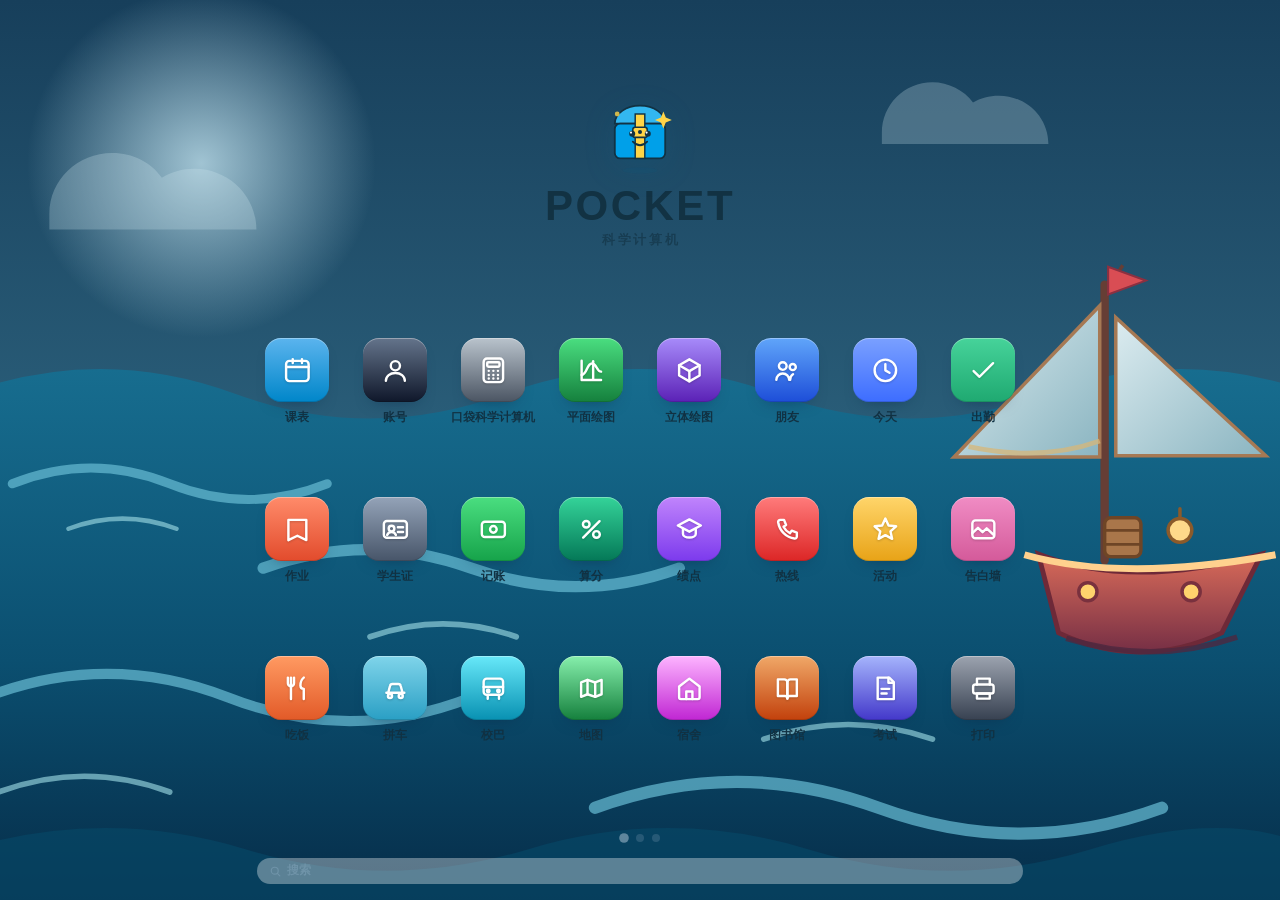
<file: index.html>
<!DOCTYPE html>
<html lang="zh" class="at-home">
<head>
<meta charset="utf-8">
<!-- viewport-fit=cover first, and nothing after it that iOS does not know:
     interactive-widget is a Chrome-only key, and the keyboard is handled by
     visualViewport, so it bought nothing and risked a strict parser throwing
     the whole declaration -- cover included -- away. -->
<meta name="viewport" content="width=device-width,initial-scale=1,viewport-fit=cover,user-scalable=no">
<meta name="theme-color" content="#00a0e9">
<meta name="apple-mobile-web-app-capable" content="yes">
<meta name="mobile-web-app-capable" content="yes">
<meta name="apple-mobile-web-app-title" content="Pocket SC">
<meta name="apple-mobile-web-app-status-bar-style" content="black-translucent">
<title>Pocket Scientific Calculator</title>
<link rel="manifest" href="manifest.json">
<link rel="apple-touch-icon" href="apple-touch-icon.png" id="touchIcon">
  <script type="module" crossorigin src="./assets/index-BJZIKBhz.js"></script>
  <link rel="stylesheet" crossorigin href="./assets/index-C5By4Jk7.css">
<script>window.__FORCE_DEMO__ = true;</script>
<script>window.BUILD = "v08193b6b";</script>
<script>
if ("serviceWorker" in navigator) addEventListener("load", function(){
  navigator.serviceWorker.register("sw.js", { updateViaCache: "none" })
    .then(function(reg){
    var reloading = false;
    if (navigator.serviceWorker.controller)
      navigator.serviceWorker.addEventListener("controllerchange", function(){
        if (reloading) return; reloading = true; location.reload();
      });
    var check = function(){ if (!document.hidden) reg.update().catch(function(){}); };
    document.addEventListener("visibilitychange", check);
    addEventListener("pageshow", check);
    check();
    }).catch(function(){});
});
</script>
</head>
<body class="at-home">

<!-- The springboard. Everything inside is rendered by shell/home.ts; the
     markup here is only the frame it paints into.

     Gone on 2026-08-25, at the owner's request: the profile button that sat
     top-left and the EN/中 button top-right. Search pill is back at the
     bottom (vannyz extra, 2026-08-27). -->
<div id="pocketHome" class="booting">
  <!-- Covers the geometry hold: the springboard is laid out underneath
       at opacity 0 until the viewport stops moving. Painted with the
       crown so the language stays one. -->
  <div id="homeSplash" aria-hidden="true">
    <p id="splashMark" class="splashMark"></p>
  </div>
  <!-- The name of the app, centred on the lid. Painted by shell/home.ts so
       it follows the language like every other label. -->
  <header class="homeCrown">
    <div class="mascot" id="markBox" aria-hidden="true"></div>
    <h1 id="homeTitle"></h1>
  </header>
  <div class="homePager" id="homePager"></div>
  <div class="homeDots" id="homeDots" role="tablist"></div>
  <div id="homeHits" hidden></div>
  <div class="homeSearch" id="homeSearch">
    <svg viewBox="0 0 24 24" fill="none" stroke="currentColor" stroke-width="2.1"
         stroke-linecap="round" aria-hidden="true">
      <circle cx="10.6" cy="10.6" r="6.4"/><path d="m15.4 15.4 4.6 4.6"/>
    </svg>
    <input id="homeQ" type="search" autocomplete="off" autocapitalize="off"
           spellcheck="false" enterkeyhint="search" aria-label="Search">
    <button type="button" id="homeQx" aria-label="Close">&#10005;</button>
  </div>
  <button type="button" class="homeQPill" id="homeQPill">
    <svg viewBox="0 0 24 24" fill="none" stroke="currentColor" stroke-width="2.2"
         stroke-linecap="round" aria-hidden="true">
      <circle cx="10.6" cy="10.6" r="6.4"/><path d="m15.4 15.4 4.6 4.6"/>
    </svg>
    <span id="homeQPillT"></span>
  </button>
</div>

<!-- One pane, reused by every micro-app. The router pushes it in from the
     right and lets the home fall back behind it. -->
<div id="homeStub">
  <div class="stubPane">
    <div class="stubBar">
      <button type="button" id="stubBack" aria-label="Back">
        <svg viewBox="0 0 24 24" fill="none" stroke="currentColor" stroke-width="2.4"
             stroke-linecap="round" stroke-linejoin="round" aria-hidden="true">
          <path d="M15 5 8 12l7 7"/>
        </svg>
      </button>
      <h2 id="stubTitle"></h2>
    </div>
    <div id="stubStage"></div>
  </div>
</div>

<div id="toast" role="status" aria-live="polite"></div>

</body>
</html>
</file>
<file: assets/index-C5By4Jk7.css>
:root{--bg:#e8f5fd;--card:#fff;--card2:#eaf4fc;--line:#cfe6f5;--tx:#123243;--tx2:#5d8299;--tx3:#6f93a8;--ac:#0086c9;--ac2:#0071a8;--ok:#12a150;--warn:#b06800;--bad:#e60012;--bell:#ffd93b;--bell2:#e0a000;--onac:#fff;--onac2:#fff;--sky:#fff;--grad1:#00a0e9;--grad2:#00669c;--swoff:#d5e7f2;--swknob:#a8c4d4;--toastbg:#123243;--toasttx:#fff;--ring1:#e60012;--ring2:#ff9d00;--demo1:#00a0e9;--demo2:#00669c;--shadow:#0a5c86;--plot1:#d92e1f;--plot2:#0a7f52;--plot3:#5b3fd6;--plot4:#a35a00;--surf-lo:#1a6fa8;--surf-hi:#e8a33a;--r:18px}:root[data-theme=gold]{--bg:#fff9e8;--card:#fff;--card2:#fff4d6;--line:#f1e0ac;--tx:#3d3218;--tx2:#8a7440;--tx3:#a08b52;--ac:#e8452f;--ac2:#b8341f;--ok:#12a150;--warn:#a86a00;--bad:#c9182b;--bell:#ffd800;--bell2:#d9a400;--onac2:#fff;--sky:#fffdf3;--grad1:#f5b400;--grad2:#c07d00;--swoff:#f0e3bc;--swknob:#c9b787;--toastbg:#3d3218;--toasttx:#fff;--ring1:#e8452f;--ring2:#ffb300;--demo1:#f5b400;--demo2:#c07d00;--shadow:#8a7440}:root[data-theme=rose]{--bg:#fdeef5;--card:#fff;--card2:#fdeff6;--line:#f6cfe0;--tx:#401f30;--tx2:#8d5a75;--tx3:#a3728c;--ac:#d6367f;--ac2:#a81f5f;--ok:#12a150;--warn:#b06800;--bad:#e11d48;--bell:#ffd93b;--bell2:#e0a000;--onac2:#fff;--sky:#fff5fa;--grad1:#f06eaa;--grad2:#a81f5f;--swoff:#f6d9e6;--swknob:#cba0b6;--toastbg:#401f30;--toasttx:#fff;--ring1:#e11d48;--ring2:#f06eaa;--demo1:#f06eaa;--demo2:#a81f5f;--shadow:#8d5a75}:root[data-theme=night]{--bg:#08131c;--card:#0f2231;--card2:#16303f;--line:#22455a;--tx:#e6f3fb;--tx2:#93b7cc;--tx3:#6d8fa5;--ac:#0086c9;--ac2:#5cc7f7;--ok:#3ddc84;--warn:#f5b942;--bad:#ff6b6b;--bell:#ffd93b;--bell2:#c99400;--onac2:#08131c;--sky:#00a0e938;--grad1:#7fd8ff;--grad2:#0086c9;--swoff:#22455a;--swknob:#6d8fa5;--toastbg:#e6f3fb;--toasttx:#08131c;--ring1:#e60012;--ring2:#ff9d00;--demo1:#0086c9;--demo2:#083b57;--shadow:#000;--plot1:#ff7a63;--plot2:#3ddc95;--plot3:#a892ff;--plot4:#f5b942;--surf-lo:#12506f;--surf-hi:#ffc866}:root[data-theme=cocoa]{--bg:#fdf3e3;--card:#fff;--card2:#fbf0dd;--line:#ecd9b6;--tx:#3a2a14;--tx2:#876840;--tx3:#9c8156;--ac:#b4661b;--ac2:#8d4d10;--ok:#12a150;--warn:#a86a00;--bad:#c9182b;--bell:#ffd93b;--bell2:#d9a400;--onac2:#fff;--sky:#fffaf0;--grad1:#c98a3a;--grad2:#8d4d10;--swoff:#eddfc4;--swknob:#c2ab86;--toastbg:#3a2a14;--toasttx:#fff;--ring1:#c9182b;--ring2:#e08a00;--demo1:#c98a3a;--demo2:#8d4d10;--shadow:#876840}:root{--mono:ui-monospace,SFMono-Regular,"SF Mono","Cascadia Mono","Roboto Mono", "DejaVu Sans Mono",Menlo,Consolas,monospace;--fs-2xs:10.5px;--fs-xs:11.5px;--fs-sm:13px;--fs-md:15px;--fs-lg:17px;--fs-xl:20px;--fs-2xl:26px;--fs-3xl:34px;--sp-1:4px;--sp-2:8px;--sp-3:12px;--sp-4:16px;--sp-5:20px;--sp-6:24px;--sp-8:32px;--sp-10:40px;--r-xs:8px;--r-sm:12px;--r-md:16px;--r-lg:20px;--r-xl:26px;--r-full:999px;--edge:color-mix(in srgb, var(--tx) 8%, transparent);--e1:0 1px 2px color-mix(in srgb, var(--shadow) 14%, transparent);--e2:0 6px 16px -10px color-mix(in srgb, var(--shadow) 55%, transparent);--e3:0 18px 40px -22px color-mix(in srgb, var(--shadow) 70%, transparent);--mo-1:.12s;--mo-2:.2s;--mo-3:.32s;--mo-4:.46s;--ease:cubic-bezier(.32,.72,0,1);--ease-out:cubic-bezier(.16,1,.3,1)}.cloudbtn{border:1px solid var(--line);background:var(--card);color:var(--tx2);cursor:pointer;border-radius:99px;padding:7px 12px;font-family:inherit;font-size:14px;line-height:1;position:absolute;top:16px;left:92px}.cloudbtn:active{border-color:var(--ac)}.cloudbtn.on{border-color:var(--ok);color:var(--ok)}.acct{background:var(--card2);border:1px solid var(--line);border-radius:13px;align-items:center;gap:12px;margin-bottom:16px;padding:14px 15px;display:flex}.acct .av{background:var(--ac);width:40px;height:40px;color:var(--onac);border-radius:50%;flex:none;justify-content:center;align-items:center;font-size:17px;font-weight:700;display:flex}.acct .ai{flex:1;min-width:0}.acct .ai b{text-overflow:ellipsis;white-space:nowrap;font-size:14px;display:block;overflow:hidden}.acct .ai small{color:var(--tx2);font-size:12px}.tabs2{background:var(--card2);border-radius:11px;gap:5px;margin-bottom:16px;padding:4px;display:flex}.tabs2 button{color:var(--tx2);cursor:pointer;background:0 0;border:0;border-radius:8px;flex:1;padding:9px;font-family:inherit;font-size:13.5px;font-weight:700}.tabs2 button.on{background:var(--ac);color:var(--onac)}.idhint{background:var(--card2);color:var(--tx2);border-left:3px solid var(--line);border-radius:9px;margin:-9px 0 15px;padding:9px 12px;font-size:12.5px;line-height:1.6}.idhint.good{border-left-color:var(--ok)}.idhint.warn{border-left-color:var(--warn)}.idhint b{color:var(--tx)}.forgot{width:100%;color:var(--ac2);cursor:pointer;text-align:center;background:0 0;border:0;margin:0 0 6px;padding:9px;font-family:inherit;font-size:13px;font-weight:600;text-decoration:underline;display:block}.pushbox{margin:0 0 16px}.pushtog{text-align:left;border:2px solid var(--line);background:var(--card2);width:100%;color:var(--tx);cursor:pointer;border-radius:13px;padding:14px 16px;font-family:inherit;transition:all .15s;display:block}.pushtog .pt{font-size:14.5px;font-weight:700;display:block}.pushtog .ps{color:var(--tx2);margin-top:3px;font-size:12px;line-height:1.55;display:block}.pushtog.on{border-color:var(--ok);background:var(--card)}.pushtog.on .pt{color:var(--ok)}.pushtog:disabled{opacity:.5}.pushmsg{background:var(--card2);color:var(--tx2);border-left:3px solid var(--line);border-radius:9px;margin-top:9px;padding:10px 12px;font-size:12.5px;line-height:1.65}.pushmsg.ok{border-left-color:var(--ok)}.pushmsg.bad{border-left-color:var(--bad);color:var(--bad)}.pushmsg b{color:var(--tx)}.pwrow{align-items:stretch;gap:8px;display:flex}.pwrow input{flex:1;min-width:0}.pweye{border:1px solid var(--line);background:var(--card2);color:var(--tx2);cursor:pointer;white-space:nowrap;border-radius:11px;flex:none;padding:0 14px;font-family:inherit;font-size:12.5px;font-weight:700}.pweye:active{border-color:var(--ac);color:var(--ac2)}.cloudmsg{background:var(--card2);border-left:4px solid var(--bad);color:var(--bad);border-radius:10px;margin:0 0 14px;padding:11px 13px;font-size:13px;line-height:1.65}.cloudmsg.ok{border-left-color:var(--ok);color:var(--ok)}.cloudmsg.busy{border-left-color:var(--ac);color:var(--tx2)}.friendMode{margin-top:10px}.friendMode .shellBtns{flex-wrap:wrap;margin-top:6px}.friendTt{margin:4px 0 16px}.friendTt .ttrow{cursor:default}.vtabs{background:var(--card);border-radius:12px;gap:5px;margin:0 0 12px;padding:4px;display:flex}.vtabs button{color:var(--tx2);cursor:pointer;background:0 0;border:0;border-radius:9px;flex:1;padding:9px 4px;font-family:inherit;font-size:13.5px;font-weight:700;transition:all .15s}.vtabs button.on{background:var(--ac);color:var(--onac)}.vnav{align-items:center;gap:10px;margin:0 0 12px;display:flex}.vnav button{border:1px solid var(--line);background:var(--card);width:38px;height:38px;color:var(--tx2);cursor:pointer;border-radius:11px;flex:none;font-family:inherit;font-size:16px;line-height:1}.vnav button:active{border-color:var(--ac);color:var(--ac2)}.vnav .vt{text-align:center;font-variant-numeric:tabular-nums;flex:1;font-size:15px;font-weight:700}.vnav .vt small{color:var(--tx3);margin-top:2px;font-size:11.5px;font-weight:600;display:block}.vnav .today{flex:none;width:auto;padding:0 13px;font-size:12.5px;font-weight:700}.mgrid{grid-template-columns:30px repeat(7,1fr);align-items:stretch;gap:4px;display:grid}.mwk{background:var(--card2);color:var(--ac2);font-variant-numeric:tabular-nums;border-radius:8px;justify-content:center;align-items:center;font-size:10.5px;font-weight:700;line-height:1;display:flex}.mwk.out{color:var(--tx3);opacity:.5;background:0 0}.mwk.now{background:var(--ac);color:var(--onac)}.mgrid .wh{text-align:center;color:var(--tx3);letter-spacing:.04em;padding:2px 0 5px;font-size:11px;font-weight:700}.mcell{aspect-ratio:1;background:var(--card);color:var(--tx);cursor:pointer;border:1px solid #0000;border-radius:10px;flex-direction:column;justify-content:flex-start;align-items:center;gap:3px;padding:5px 2px 0;font-family:inherit;display:flex;position:relative;overflow:hidden}.mcell .dn{font-variant-numeric:tabular-nums;font-size:13px;font-weight:600;line-height:1}.mcell .dots{flex-wrap:wrap;justify-content:center;gap:2.5px;padding:0 2px;display:flex}.mcell .dots i{background:var(--ac);border-radius:50%;width:5px;height:5px;display:block}.mcell .dots i.off{background:var(--tx3);opacity:.5}.mcell .more{color:var(--tx3);font-variant-numeric:tabular-nums;font-size:9.5px}.mcell.dim{opacity:.32}.mcell.today{border-color:var(--ac);background:var(--card2)}.mcell.today .dn{color:var(--ac2)}.mcell.sel{background:var(--ac)}.mcell.sel .dn{color:var(--onac)}.mcell.sel .dots i{background:var(--onac)}.mcell.wknd .dn{color:var(--tx3)}.mcell.sel.wknd .dn{color:var(--onac)}.mday{margin-top:16px}.mday h4{color:var(--tx2);margin:0 0 8px 4px;font-size:12.5px;font-weight:700}.dayhead{align-items:baseline;gap:10px;margin:0 0 12px 4px;display:flex}.dayhead .big{font-variant-numeric:tabular-nums;letter-spacing:-.02em;font-size:30px;font-weight:300;line-height:1}.dayhead .wd{font-size:14px;font-weight:700}.dayhead .wk{color:var(--tx3);margin-left:auto;font-size:12px;font-weight:600}.offbtn{border:1px solid var(--line);background:var(--card);width:100%;color:var(--tx);cursor:pointer;border-radius:13px;justify-content:center;align-items:center;gap:8px;margin:0 0 12px;padding:13px 14px;font-family:inherit;font-size:14px;font-weight:700;display:flex}.offbtn:active{border-color:var(--ac);color:var(--ac2)}.offbtn .cnt{background:var(--warn);color:#fff;font-variant-numeric:tabular-nums;border-radius:99px;margin-left:auto;padding:2px 9px;font-size:12px}.kinds{border:1px solid var(--line);background:var(--card2);border-radius:12px;margin:0 0 16px;overflow:hidden}.kinds summary{cursor:pointer;color:var(--tx);align-items:center;gap:9px;padding:12px 15px;font-size:13.5px;font-weight:700;list-style:none;display:flex}.kinds summary::-webkit-details-marker{display:none}.kinds summary:after{content:"+";color:var(--tx3);margin-left:auto;font-size:18px;font-weight:400}.kinds[open] summary:after{content:"−"}.kinds[open] summary{border-bottom:1px solid var(--line)}.kinds .hint{margin:12px 12px 10px}.kindrow{text-align:left;border:0;border-top:1px solid var(--line);width:100%;color:var(--tx);cursor:pointer;background:0 0;align-items:center;gap:11px;padding:11px 15px;font-family:inherit;font-size:14px;display:flex}.kindrow.subj{border-top-width:2px}.kindrow.subj .knm{font-size:14.5px;font-weight:800}.kindrow.kid{background:var(--card2);padding-left:30px}.kindrow.kid .knm{color:var(--tx2);font-size:13px;font-weight:600}.kindrow .knm{font-weight:700}.kindrow .kct{color:var(--tx3);font-variant-numeric:tabular-nums;font-size:12px}.kindrow .kst{color:var(--warn);margin-left:auto;font-size:12px;font-weight:700}.kindrow.on .kst{color:var(--ok)}.rm.moved{color:var(--ac2);font-weight:700}.qbar{color:var(--tx2);background:var(--card);border:1px dashed var(--line);border-radius:12px;align-items:center;gap:8px;margin-bottom:13px;padding:10px 14px;font-size:12.5px;font-weight:600;display:flex}.frhome{background:color-mix(in srgb, var(--ac) 14%, var(--card));border:1px solid color-mix(in srgb, var(--ac) 22%, var(--line));border-radius:16px;align-items:center;gap:12px;margin:0 0 16px;padding:14px 16px;display:flex}.frhome .frtx{text-align:left;flex:1;min-width:0}.frhome .frtx b{font-size:15px;font-weight:700;display:block}.frhome .frtx p{color:var(--tx2);margin:4px 0 0;font-size:12px;font-weight:600;line-height:1.45}.frhome button{background:var(--ac);color:var(--onac);font:inherit;cursor:pointer;border:0;border-radius:12px;flex:none;padding:10px 16px;font-size:14px;font-weight:700}.frhome button:active{transform:scale(.97)}.friendMe{text-align:center;align-items:center;gap:var(--sp-2);margin:var(--sp-2) 0 var(--sp-3);flex-direction:column;display:flex}.friendFace{cursor:pointer;border-radius:50%;flex:none;width:120px;height:120px;position:relative}.friendFace input{opacity:0;cursor:pointer;border:0;border-radius:50%;width:100%;height:100%;margin:0;padding:0;font-size:0;position:absolute;top:0;bottom:0;left:0;right:0}.friendPic{object-fit:cover;background:var(--fill);border:3px solid var(--edge);box-sizing:border-box;border-radius:50%;width:120px;height:120px;display:block}.friendPic.blank{color:var(--tx2);place-items:center;font-size:42px;font-weight:800;display:grid}.chatBubble{background:var(--fill);border-radius:12px;margin:8px 0;padding:8px 12px}.chatBubble.me{background:color-mix(in srgb, var(--ac) 18%, var(--card))}.chatBubble b{margin-bottom:2px;font-size:11px;display:block}.chatBubble p{margin:0;font-size:14px;line-height:1.4}.item.flat{padding-right:15px}.item.flat .info{padding-right:0}.tt{flex-direction:column;gap:13px;display:flex}.ttday{background:var(--card);border-radius:var(--r);overflow:hidden}.ttday.today{box-shadow:0 0 0 2px var(--ac)}.ttdh{border-bottom:1px solid var(--line);align-items:baseline;gap:9px;padding:11px 15px 10px;font-size:14.5px;font-weight:800;display:flex}.ttdh .dd{color:var(--tx3);font-variant-numeric:tabular-nums;font-size:12px;font-weight:600}.ttdh .tag{letter-spacing:.06em;background:var(--ac);color:var(--onac);border-radius:99px;margin-left:auto;padding:2px 9px;font-size:10.5px;font-weight:800}.ttrow{border-top:1px solid var(--line);cursor:pointer;align-items:stretch;gap:11px;padding:11px 15px;display:flex}.ttrow:first-of-type{border-top:0}.ttt{text-align:right;font-variant-numeric:tabular-nums;flex:none;width:52px;padding-top:1px}.ttt b{letter-spacing:-.02em;font-size:18px;font-weight:700;line-height:1.15;display:block}.ttt i{color:var(--tx3);margin-top:2px;font-size:11.5px;font-style:normal;display:block}.ttbar{background:var(--ac);opacity:.55;border-radius:3px;flex:none;width:3px}.ttinfo{flex:1;min-width:0;padding-top:1px}.ttinfo>b{text-overflow:ellipsis;white-space:nowrap;font-size:15px;font-weight:700;line-height:1.3;display:block;overflow:hidden}.ttinfo>small{color:var(--tx2);text-overflow:ellipsis;white-space:nowrap;margin-top:3px;font-size:12px;display:block;overflow:hidden}.ttk{width:23px;height:23px;color:var(--onac);border-radius:8px;flex:none;align-self:center;place-items:center;font-size:11px;font-weight:800;display:grid}.ttk.lecture{background:var(--ac)}.ttk.tutorial{background:var(--ok)}.ttk.practical{background:var(--warn)}.ttsw{align-self:center;width:40px;height:24px;margin-left:2px}.ttsw:after{width:18px;height:18px}.ttsw.on:after{left:19px}.ttrow.off>:not(.ttsw){opacity:.5}.ttrow.off .ttt b,.ttrow.off .ttinfo>b{text-decoration:line-through}.ttrow.off .ttbar{background:var(--tx3)}.offrow .opt{color:var(--warn);border:1px solid var(--warn);border-radius:5px;margin-left:5px;padding:0 4px;font-size:11px;font-weight:700}.offday{margin-bottom:14px}.offday h4{color:var(--tx2);letter-spacing:.05em;margin:0 0 7px 3px;font-size:12px;font-weight:700}.offrow{text-align:left;border:1px solid var(--line);background:var(--card2);width:100%;color:var(--tx);cursor:pointer;border-radius:12px;align-items:center;gap:12px;margin-bottom:6px;padding:12px 14px;font-family:inherit;font-size:14px;display:flex}.offrow .ot{font-variant-numeric:tabular-nums;min-width:46px;color:var(--tx2);flex:none;font-weight:600}.offrow .onm{text-overflow:ellipsis;white-space:nowrap;flex:1;min-width:0;font-weight:600;overflow:hidden}.offrow .ost{color:var(--ok);flex:none;font-size:12px;font-weight:700}.offrow.off{background:0 0;border-style:dashed}.offrow.off .onm,.offrow.off .ot{opacity:.55;text-decoration:line-through}.offrow.off .ost{color:var(--warn)}.helpbtn{border:1px solid var(--line);background:var(--card);color:var(--tx2);cursor:pointer;border-radius:99px;padding:7px 12px;font-family:inherit;font-size:14px;font-weight:700;line-height:1;position:absolute;top:16px;left:46px}.helpbtn:active{border-color:var(--ac)}.help details{border:1px solid var(--line);background:var(--card2);border-radius:12px;margin-bottom:9px;overflow:hidden}.help summary{cursor:pointer;align-items:center;gap:10px;padding:13px 15px;font-size:14.5px;font-weight:700;list-style:none;display:flex}.help summary::-webkit-details-marker{display:none}.help summary:after{content:"+";color:var(--tx3);margin-left:auto;font-size:19px;font-weight:400;line-height:1}.help details[open] summary:after{content:"−"}.help details[open] summary{border-bottom:1px solid var(--line)}.help .hb{color:var(--tx2);padding:13px 15px;font-size:13.5px;line-height:1.8}.help .hb b{color:var(--tx)}.help .hb code{color:var(--ac2);overflow-wrap:break-word;font-family:ui-monospace,Menlo,Consolas,monospace;font-size:.92em}.help .hb p{margin:0 0 9px}.help .hb p:last-child{margin-bottom:0}.help .hb ul{margin:0 0 9px;padding-left:19px}.help .hb li{margin-bottom:4px}.help .n{background:var(--bell);color:#4a3200;font-variant-numeric:tabular-nums;border-radius:50%;flex:none;justify-content:center;align-items:center;width:24px;height:24px;font-size:12.5px;font-weight:700;display:flex}.themebtn{border:1px solid var(--line);background:var(--card);color:var(--tx2);cursor:pointer;border-radius:99px;padding:7px 12px;font-family:inherit;font-size:14px;line-height:1;position:absolute;top:16px;left:0}.themebtn:active{border-color:var(--ac)}.themeopts{grid-template-columns:repeat(2,1fr);gap:11px;display:grid}.themeopt{border:2px solid var(--line);background:var(--card2);color:var(--tx);cursor:pointer;border-radius:15px;flex-direction:column;align-items:center;gap:7px;padding:13px 8px 12px;font-family:inherit;font-size:13.5px;font-weight:700;transition:all .15s;display:flex}.themeopt .face{line-height:0}.themeopt .face svg{display:block}.themeopt .sw3{gap:4px;display:flex}.themeopt .sw3 i{border:1px solid #00000024;border-radius:50%;width:13px;height:13px;display:block}.themeopt.on{border-color:var(--ac);background:var(--card)}.themeopt:active{transform:scale(.98)}*{box-sizing:border-box;-webkit-tap-highlight-color:transparent}html,body{overscroll-behavior:none;width:100%;margin:0;padding:0;overflow:hidden}html{height:100%;min-height:100%}body{width:100%;height:100dvh;height:var(--app-h,100dvh);background:var(--bg);color:var(--tx);background-image:radial-gradient(125% 62% at 50% -4%,var(--sky) 0%,transparent 64%);font:var(--fs-md)/1.55 -apple-system,BlinkMacSystemFont,"Segoe UI Variable Text", "Segoe UI","PingFang SC","Hiragino Sans GB","Microsoft YaHei",sans-serif;-webkit-font-smoothing:antialiased;-moz-osx-font-smoothing:grayscale;text-rendering:optimizelegibility;font-variant-numeric:tabular-nums;font-feature-settings:"tnum" 1,"cv01" 1;touch-action:manipulation;-webkit-user-select:none;user-select:none;-webkit-touch-callout:none;position:fixed;top:0;left:0}input,textarea,select,[contenteditable],.selectable{-webkit-user-select:text;user-select:text;-webkit-touch-callout:default}img,svg{-webkit-user-drag:none;user-drag:none}.wrap{max-width:640px;padding:env(safe-area-inset-top) 16px calc(104px + env(safe-area-inset-bottom));overscroll-behavior:none;-webkit-overflow-scrolling:touch;touch-action:pan-y;margin:0 auto;position:absolute;top:0;bottom:0;left:0;right:0;overflow:hidden auto}.homeCrown .mascot{margin:0 0 4px}.homeCrown .mascot svg{width:72px;height:78px}.mascot svg{filter:drop-shadow(0 7px 14px #0a5c863d);animation:3.6s ease-in-out infinite markfloat}@keyframes markfloat{50%{transform:translateY(-5px)}}@media (prefers-reduced-motion:reduce){.mascot svg{animation:none}}.clock{text-align:center;padding:56px 0 18px;position:relative}.langbtn{z-index:60;border:1px solid var(--line);background:var(--card);color:var(--tx2);cursor:pointer;letter-spacing:.05em;border-radius:99px;padding:7px 13px;font-family:inherit;font-size:12px;font-weight:700;position:absolute;top:16px;right:0}.langbtn:active{border-color:var(--ac);color:var(--ac2)}.clock .t{letter-spacing:-.03em;font-variant-numeric:tabular-nums;background:linear-gradient(180deg,var(--grad1),var(--grad2));color:#0000;-webkit-background-clip:text;background-clip:text;font-size:clamp(56px,19vw,86px);font-weight:200;line-height:1}.clock .t .sec{color:var(--tx3);-webkit-text-fill-color:var(--tx3);letter-spacing:0;margin-left:8px;font-size:.34em;font-weight:400}.clock .wd{background:linear-gradient(135deg,var(--grad1),var(--grad2));color:var(--onac);letter-spacing:.06em;box-shadow:0 6px 20px -6px var(--ac);border-radius:999px;margin:14px 0 6px;padding:7px 20px;font-size:17px;font-weight:600;display:inline-block}.clock .mascot{margin-bottom:2px;line-height:0;display:inline-block;position:relative}.clock .mascot svg{pointer-events:none;width:84px;height:91px;margin:0 auto;display:block}.clockbadges{grid-template-columns:1fr 1fr;gap:8px;margin-top:11px;display:grid}.clockbadges>button{box-sizing:border-box;width:100%;margin:0}.clock .d{color:var(--tx2);font-variant-numeric:tabular-nums;font-size:14px}.dot{background:var(--tx3);vertical-align:1px;border-radius:50%;width:6px;height:6px;margin-right:6px;display:inline-block}.dot.on{background:var(--ok);box-shadow:0 0 8px var(--ok)}.dot.off{background:var(--bad)}.netinfo{color:var(--tx3);cursor:pointer;background:0 0;border:1px solid #0000;border-radius:99px;margin:9px auto 0;padding:4px 12px;font-family:inherit;font-size:11.5px;font-weight:600;display:block}.netinfo.warn2{color:var(--warn);border-color:#f59e0b52}.wkbadge{border:1px solid var(--line);background:var(--card);color:var(--tx2);cursor:pointer;border-radius:99px;margin-top:11px;padding:6px 15px;font-family:inherit;font-size:12.5px;font-weight:700;display:inline-block}.wkbadge b{color:var(--ac2)}.wkbadge.out{border-color:#f59e0b66}.wkbadge.out b{color:var(--warn)}.wkstrip{scrollbar-width:none;-webkit-overflow-scrolling:touch;overscroll-behavior:none;touch-action:pan-x;gap:7px;padding:2px 4px 10px;display:flex;overflow-x:auto}.wkstrip::-webkit-scrollbar{display:none}.wkstrip button{border:1px solid var(--line);background:var(--card);min-width:56px;color:var(--tx2);cursor:pointer;border-radius:12px;flex:none;padding:9px 6px;font-family:inherit;font-size:12px;font-weight:700;line-height:1.35}.wkstrip button .n{color:var(--tx);font-size:15px;display:block}.wkstrip button .r{color:var(--tx3);font-size:10px;font-weight:600;display:block}.wkstrip button.now{border-color:var(--ac2)}.wkstrip button.now .n{color:var(--ac2)}.wkstrip button.sel{background:var(--ac);border-color:var(--ac)}.wkstrip button.sel .n,.wkstrip button.sel .r{color:var(--onac)}.daycard{background:var(--card);border-radius:var(--r);border:1px solid #0000;margin-bottom:10px;overflow:hidden}.daycard.today{border-color:var(--ac)}.daycard>.dh{align-items:baseline;gap:9px;padding:11px 15px 9px;display:flex}.daycard>.dh .dw{font-size:13px;font-weight:700}.daycard>.dh .dd{color:var(--tx3);font-variant-numeric:tabular-nums;font-size:12px}.daycard>.dh .tag{color:var(--ac2);letter-spacing:.05em;margin-left:auto;font-size:10.5px;font-weight:700}.daycard.today>.dh .dw{color:var(--ac2)}.daycard>.dh.nil{opacity:.42}.daycard .item{padding-left:15px}.rolebtn{border:1px solid var(--line);background:var(--card);color:var(--tx2);cursor:pointer;border-radius:99px;margin:11px 0 0 7px;padding:6px 15px;font-family:inherit;font-size:12.5px;font-weight:700;display:inline-block}.rolebtn:active{border-color:var(--ac);color:var(--ac2)}.rolebtn.quiet{background:var(--ac);color:var(--onac);border-color:var(--ac)}.roleopts{flex-direction:column;gap:10px;display:flex}.roleopt{text-align:left;border:2px solid var(--line);background:var(--card2);width:100%;color:var(--tx);cursor:pointer;border-radius:15px;align-items:center;gap:14px;padding:15px 16px;font-family:inherit;font-size:15px;font-weight:700;transition:all .15s;display:flex}.roleopt .em{flex:none;font-size:26px;line-height:1}.roleopt .rt{flex:1;min-width:0}.roleopt .rn{display:block}.roleopt .rd{color:var(--tx2);margin-top:3px;font-size:12px;font-weight:600;display:block}.roleopt .tick{border:2px solid var(--line);color:#0000;border-radius:50%;flex:none;justify-content:center;align-items:center;width:26px;height:26px;font-size:14px;font-weight:700;display:flex}.roleopt.on{border-color:var(--ac);background:var(--card)}.roleopt.on .tick{background:var(--ac);border-color:var(--ac);color:var(--onac)}.roleopt:active{transform:scale(.99)}.rolehint{background:var(--card2);border-left:4px solid var(--bell);color:var(--tx2);border-radius:10px;margin:14px 0 0;padding:11px 13px;font-size:12.5px;line-height:1.7}.rolehint b{color:var(--tx)}.act button:disabled{opacity:.4}.modes{background:var(--card);border-radius:14px;gap:6px;margin:4px 0 20px;padding:5px;display:flex}.modes[hidden]{display:none}.modes button{color:var(--tx2);cursor:pointer;background:0 0;border:0;border-radius:10px;flex:1;padding:11px 4px;font-family:inherit;font-size:14px;font-weight:600;transition:all .18s}.modes button .em{margin-bottom:2px;font-size:17px;display:block}.modes button.on{background:var(--ac);color:var(--onac);box-shadow:0 4px 14px -4px var(--ac)}#demoBar{background:linear-gradient(135deg,var(--demo1),var(--demo2));border-radius:var(--r);margin-bottom:16px;padding:15px 16px;font-size:12.5px;line-height:1.65}#demoBar.lost{background:linear-gradient(135deg,var(--warn),var(--bad))}#demoBar b{margin-bottom:4px;font-size:15px;display:block}#demoBar .dbtns{gap:9px;margin-top:12px;display:flex}#demoBar button{cursor:pointer;color:#fff;background:#ffffff38;border:0;border-radius:10px;flex:1;padding:10px;font-family:inherit;font-size:13px;font-weight:700}.ring{background:linear-gradient(135deg,var(--ring1),var(--ring2));border-radius:var(--r);margin-bottom:16px;padding:18px;animation:1s infinite pulse}@keyframes pulse{50%{filter:brightness(1.22)}}.ring h3{margin:0 0 3px;font-size:19px}.ring p{opacity:.9;margin:0 0 14px;font-size:13px}.ring .btns{gap:10px;display:flex}.ring button{cursor:pointer;color:#fff;background:#fff3;border:0;border-radius:11px;flex:1;padding:13px;font-family:inherit;font-size:15px;font-weight:700}.ring button.main{color:#e60012;background:#fff}.sec-h{justify-content:space-between;align-items:center;margin:22px 4px 10px;display:flex}.sec-h h2{color:var(--tx2);letter-spacing:.09em;text-transform:uppercase;margin:0;font-size:13px;font-weight:700}.sec-h .lnk{color:var(--ac2);cursor:pointer;font-size:13px;font-weight:600}.card{background:var(--card);border-radius:var(--r);overflow:hidden}.item{border-bottom:1px solid var(--line);cursor:pointer;align-items:center;gap:13px;padding:14px 15px;display:flex}.item:last-child{border-bottom:0}.item.off{opacity:.42}.item.next{background:linear-gradient(90deg,#00a0e924,#0000)}.item .time{font-variant-numeric:tabular-nums;letter-spacing:-.02em;min-width:82px;font-size:26px;font-weight:300}.item .info{flex:1;min-width:0}.item .info b{white-space:nowrap;text-overflow:ellipsis;font-size:15px;font-weight:600;display:block;overflow:hidden}.item .info small{color:var(--tx2);margin-top:2px;font-size:12px;display:block}.item .info .lead{color:var(--warn);font-weight:600}.item .info .rm{color:var(--tx3)}.sw{background:var(--swoff);border-radius:99px;flex:none;width:46px;height:28px;transition:all .2s;position:relative}.sw:after{content:"";background:var(--swknob);border-radius:50%;width:22px;height:22px;transition:all .2s;position:absolute;top:3px;left:3px}.sw.on{background:var(--ac)}.sw.on:after{background:#fff;left:21px}.empty{text-align:center;color:var(--tx3);padding:44px 20px}.empty .em{margin-bottom:10px;font-size:42px}.empty p{margin:0 0 4px;font-size:14px}.daygrp{margin-bottom:14px}.daygrp>h4{color:var(--tx2);letter-spacing:.06em;margin:0 0 7px 4px;font-size:12px;font-weight:700}.daygrp>h4 .today{color:var(--ac2)}.actionbar{z-index:40;max-width:640px;padding:12px 16px calc(14px + env(safe-area-inset-bottom));background:linear-gradient(180deg,transparent,var(--bg) 26%);gap:10px;margin:0 auto;display:flex;position:fixed;bottom:0;left:0;right:0}.ab{cursor:pointer;background:var(--card2);color:var(--tx);border:0;border:1px solid var(--line);box-shadow:0 10px 26px -14px var(--shadow);border-radius:15px;flex:1;justify-content:center;align-items:center;gap:8px;padding:16px 10px;font-family:inherit;font-size:15px;font-weight:700;display:flex}.ab .ic{font-size:18px;line-height:1}.ab.main{background:var(--ac);color:var(--onac);border-color:var(--ac);box-shadow:0 8px 26px -10px #00a0e9d9}.ab:active{transform:scale(.975)}.occhead{align-items:center;gap:14px;margin-bottom:14px;display:flex}.occhead .occt{font-variant-numeric:tabular-nums;letter-spacing:-.02em;font-size:32px;font-weight:200}.occhead b{font-size:17px;font-weight:600;display:block}.occhead small{color:var(--tx2);font-size:12.5px}.occbadge{background:var(--card2);color:var(--tx2);border-radius:11px;margin-bottom:16px;padding:11px 13px;font-size:12.5px;line-height:1.6}.occbadge.off{color:var(--warn);background:#f59e0b21}.occacts{gap:11px;display:flex}.occacts button{cursor:pointer;border:0;border-radius:13px;flex:1;padding:15px 10px;font-family:inherit;font-size:14px;font-weight:700}.occmove{border:1px dashed var(--line);width:100%;color:var(--tx2);cursor:pointer;background:0 0;border-radius:12px;margin-top:11px;padding:13px;font-family:inherit;font-size:13.5px;font-weight:700;display:block}.occmove:active{border-color:var(--ac);color:var(--ac2)}.ttDayRow.skip{opacity:.45}.ttDayRow.skip .shellT{text-decoration:line-through}.ttCell.holi .ttNum{color:var(--ac2);font-weight:800}.item.skip{opacity:.45}.item .info .cx{color:var(--warn);font-weight:700}.mask{-webkit-backdrop-filter:blur(3px);backdrop-filter:blur(3px);z-index:50;background:#083c5870;display:none;position:fixed;top:0;bottom:0;left:0;right:0}.mask.on{display:block}.sheet{z-index:51;background:var(--card);overscroll-behavior:none;-webkit-overflow-scrolling:touch;max-height:92dvh;padding:8px 18px calc(26px + env(safe-area-inset-bottom));border-radius:22px 22px 0 0;transition:transform .26s cubic-bezier(.32,.72,0,1);position:fixed;bottom:0;left:0;right:0;overflow-y:auto;transform:translateY(100%)}.sheet.on{transform:translateY(0)}.grip{background:var(--line);border-radius:9px;width:38px;height:4px;margin:8px auto 14px}.sheet h3{text-align:center;margin:0 0 18px;font-size:19px}label.f{margin-bottom:15px;display:block}label.f>span{color:var(--tx2);letter-spacing:.04em;margin-bottom:7px;font-size:12px;font-weight:600;display:block}input,select,textarea{border:1px solid var(--line);background:var(--card2);width:100%;color:var(--tx);border-radius:11px;padding:13px;font-family:inherit;font-size:16px}textarea{resize:vertical;min-height:150px;font-family:ui-monospace,SFMono-Regular,Menlo,Consolas,monospace;font-size:14px;line-height:1.7}input[type=time]{text-align:center;font-variant-numeric:tabular-nums;font-size:24px;font-weight:300}.trange{align-items:center;gap:8px;display:flex}.trange input{flex:1;min-width:0;padding:11px 4px;font-size:20px}.trange .dash{color:var(--tx3);flex:none;font-size:17px}input:focus,select:focus,textarea:focus{border-color:var(--ac);outline:0}.days{gap:6px;display:flex}.days button{aspect-ratio:1;border:1px solid var(--line);background:var(--card2);color:var(--tx2);cursor:pointer;border-radius:11px;flex:1;font-family:inherit;font-size:15px;font-weight:600;transition:all .15s}.days button.on{background:var(--ac);border-color:var(--ac);color:var(--onac)}.wkpick{align-items:center;gap:8px;margin-top:9px;display:flex}.wkpick>span{color:var(--tx3);flex:none;font-size:12px}.wkpick select{flex:1;min-width:0;padding:9px;font-size:14px}.chips{flex-wrap:wrap;gap:7px;margin-top:9px;display:flex}.chips button{border:1px solid var(--line);color:var(--tx2);cursor:pointer;background:0 0;border-radius:99px;padding:7px 14px;font-family:inherit;font-size:12.5px;font-weight:600}.chips button.on{background:var(--ac2);border-color:var(--ac2);color:var(--onac2)}.row{gap:11px;display:flex}.row>*{flex:1}.testring{border:1px dashed var(--line);width:100%;color:var(--tx2);cursor:pointer;background:0 0;border-radius:11px;margin:0 0 15px;padding:11px;font-family:inherit;font-size:13px;font-weight:700;display:block}.testring:active{border-color:var(--ac);color:var(--ac2)}.chrow{gap:10px;display:flex}.chbtn{border:1px solid var(--line);background:var(--card2);color:var(--tx2);cursor:pointer;border-radius:13px;flex-direction:column;flex:1;align-items:center;gap:5px;padding:15px 8px;font-family:inherit;font-size:13px;font-weight:700;transition:all .15s;display:flex}.chbtn .ic{filter:grayscale()opacity(.55);font-size:21px;line-height:1}.chbtn.on{background:var(--ac);border-color:var(--ac);color:var(--onac)}.chbtn.on .ic{filter:none}.numrow{align-items:center;gap:11px;display:flex}.numrow input{text-align:center;font-variant-numeric:tabular-nums;flex:1;font-size:22px;font-weight:300}.numrow .unit{color:var(--tx2);flex:none;font-size:14px;font-weight:600}.addlead{border:1px solid var(--line);background:var(--card2);width:46px;height:46px;color:var(--ac2);cursor:pointer;border-radius:12px;flex:none;font-family:inherit;font-size:22px;line-height:1}.addlead:active{background:var(--ac);border-color:var(--ac);color:var(--onac)}.multitog{border:1px dashed var(--line);width:100%;color:var(--tx2);cursor:pointer;text-align:left;background:0 0;border-radius:10px;margin:0 0 9px;padding:9px 13px;font-family:inherit;font-size:12.5px;font-weight:700;display:block}.multitog.on{border-style:solid;border-color:var(--ac);background:var(--card2);color:var(--ac2)}.chips.multi{grid-template-columns:repeat(4,1fr);gap:7px;margin:0 0 11px;display:grid}.chips.multi button{padding:10px 4px}.leadhint{color:var(--tx2);background:var(--card2);border-left:4px solid var(--bell);border-radius:10px;margin-top:10px;padding:10px 13px;font-size:12.5px;line-height:1.6}.leadhint b{color:var(--ac2);font-variant-numeric:tabular-nums;font-weight:700}.leadhint .warn{color:var(--warn)}.act{gap:11px;margin-top:22px;display:flex}.act button{cursor:pointer;border:0;border-radius:13px;flex:1;padding:15px;font-family:inherit;font-size:15px;font-weight:700}.btn-p{background:var(--ac);color:var(--onac)}.btn-s{background:var(--card2);color:var(--tx)}.btn-d{color:var(--bad);background:#e600121a;flex:0 0 56px!important}.uprow{gap:11px;margin-bottom:11px;display:flex}.upbtn{border:1px dashed var(--line);cursor:pointer;background:var(--card2);color:var(--tx);border-radius:13px;flex:1;padding:15px;font-family:inherit;font-size:14px;font-weight:700}.upbtn:active{border-color:var(--ac);color:var(--ac2)}.uphint{color:var(--tx3);margin-bottom:16px;padding:0 3px;font-size:12px;line-height:1.7}.uphint b{color:var(--tx2)}.dedupe{border:1px dashed var(--line);width:100%;color:var(--tx2);cursor:pointer;background:0 0;border-radius:12px;margin-bottom:15px;padding:13px;font-family:inherit;font-size:13px;font-weight:600}.dedupe:active{border-color:var(--warn);color:var(--warn)}.dayadd{border:1px solid var(--line);width:26px;height:26px;color:var(--tx2);cursor:pointer;background:0 0;border-radius:8px;flex:none;margin-left:auto;font-family:inherit;font-size:16px;line-height:1}.dayadd:active{background:var(--ac);border-color:var(--ac);color:var(--onac)}.daycard>.dh .tag{margin-left:auto}.daycard>.dh .tag+.dayadd{margin-left:9px}.hint{background:var(--card2);color:var(--tx2);border-radius:12px;margin-bottom:15px;padding:13px;font-size:12.5px;line-height:1.75}.hint code{color:var(--ac2);font-family:ui-monospace,Menlo,Consolas,monospace}.hint b{color:var(--tx)}.prev{background:var(--card2);border-radius:12px;max-height:200px;margin-top:12px;padding:6px;overflow-y:auto}.prev div{align-items:center;gap:9px;padding:7px 9px;font-size:13px;display:flex}.prev div+div{border-top:1px solid var(--line)}.prev .pd{color:var(--ac2);min-width:78px;font-size:12px;font-weight:700}.prev .pt{font-variant-numeric:tabular-nums;color:var(--tx2);min-width:46px}.prev .pn{text-overflow:ellipsis;white-space:nowrap;flex:1;overflow:hidden}.prev .err{color:var(--bad)}.holihead{color:var(--tx2);align-items:center;gap:10px;margin:4px 0 8px;font-size:12.5px;display:flex}.holihead .lnk{cursor:pointer;color:var(--bad);background:0 0;border:0;margin-left:auto;padding:0;font-family:inherit;font-size:12.5px;text-decoration:underline}.btn-s.wide{width:100%;margin-bottom:14px}.prev .pdel{cursor:pointer;color:var(--tx2);background:0 0;border:0;padding:0 2px;font-family:inherit;font-size:15px;line-height:1}.prev .pdel:active{color:var(--bad)}.prev .empty{text-align:center;color:var(--tx2);padding:14px;font-size:12.5px}.holitag{background:var(--ac2);color:var(--onac);vertical-align:middle;border-radius:99px;margin-left:7px;padding:1px 7px;font-size:10.5px;font-weight:700;display:inline-block}.daycard.holi>.dh,.ttday.holi>.ttdh{opacity:.85}.mcell.holi .dn{color:var(--ac2);font-weight:800}.toast{background:var(--toastbg);border:1px solid var(--toastbg);color:var(--toasttx);z-index:99;opacity:0;pointer-events:none;box-shadow:0 12px 30px -10px var(--shadow);border-radius:99px;padding:12px 22px;font-size:14px;transition:all .25s;position:fixed;bottom:110px;left:50%;transform:translate(-50%,20px)}.toast.on{opacity:1;transform:translate(-50%)}.homebtn{z-index:60;border:1px solid var(--line);background:var(--card);color:var(--tx2);cursor:pointer;border-radius:99px;padding:7px 12px;font-family:inherit;font-size:15px;font-weight:700;line-height:1;position:absolute;top:16px;left:0}.homebtn:active{border-color:var(--ac);color:var(--ac)}.themebtn{z-index:60;left:46px}.helpbtn{z-index:60;left:92px}.cloudbtn{z-index:60;left:138px}#pocketHome{overscroll-behavior:none;-webkit-overflow-scrolling:touch;touch-action:pan-y;padding:calc(var(--sp-4) + env(safe-area-inset-top)) 0 max(var(--sp-4), env(safe-area-inset-bottom));box-sizing:border-box;background:radial-gradient(120% 70% at 50% -10%, color-mix(in srgb, var(--ac) 28%, #fff), transparent 62%), linear-gradient(180deg, color-mix(in srgb, var(--ac) 14%, var(--bg)) 0%, var(--bg) 48%);flex-direction:column;display:none;position:absolute;top:0;bottom:0;left:0;right:0;overflow:hidden auto}body.at-home #pocketHome{display:flex}.homeCrown{padding:var(--sp-5) var(--sp-4) var(--sp-8);transition:opacity var(--mo-2) var(--ease);flex:none;place-items:center;display:grid}#homeTitle{text-align:center;letter-spacing:.06em;width:100%;color:var(--tx);margin:0;font-size:clamp(28px,8vw,42px);font-weight:900;line-height:1.05}#pocketHome.booting .homeCrown{opacity:0}.markWord,.markTag{display:block}.markTag{letter-spacing:.22em;opacity:.62;text-indent:.22em;margin-top:.35em;font-size:.3em;font-weight:700;line-height:1.25}#homeSplash{z-index:4;pointer-events:none;opacity:1;transition:opacity var(--mo-3) var(--ease),visibility 0s;place-items:center;display:grid;position:absolute;top:0;bottom:0;left:0;right:0}#pocketHome:not(.booting) #homeSplash{opacity:0;visibility:hidden;transition:opacity var(--mo-3) var(--ease),visibility 0s var(--mo-3)}.splashMark{width:min(100%, var(--shell-w));text-align:center;letter-spacing:.06em;color:var(--tx);margin:0;font-size:clamp(32px,9vw,48px);font-weight:900;line-height:1.05}#pocketHome.booting .splashMark{animation:splashIn var(--mo-4) var(--ease-out) both}@keyframes splashIn{0%{opacity:0;transform:scale(.94)}to{opacity:1;transform:none}}@media (prefers-reduced-motion:reduce){#homeSplash,#pocketHome:not(.booting) #homeSplash{transition:none}#pocketHome.booting .splashMark{animation:none}}html,body{background-color:var(--bg);background-image:radial-gradient(120% 70% at 50% -10%, color-mix(in srgb, var(--ac) 28%, #fff), transparent 62%), linear-gradient(180deg, color-mix(in srgb, var(--ac) 14%, var(--bg)) 0%, var(--bg) 48%)}html[data-wall=dawn],body[data-wall=dawn],#pocketHome[data-wall=dawn]{--wallEnd:#6d5090;background-color:#6d5090;background-image:linear-gradient(#ffd9a8 0%,#fca97f 34%,#c9738c 68%,#6d5090 100%)}html[data-wall=neon],body[data-wall=neon],#pocketHome[data-wall=neon]{--wallEnd:#080b24;background-color:#080b24;background-image:radial-gradient(85% 55% at 18% 0,#7c3aeda6,#0000 62%),radial-gradient(70% 45% at 92% 22%,#0ea5e973,#0000 60%),linear-gradient(#180f33 0%,#2b1152 52%,#080b24 100%)}html[data-wall=sakura],body[data-wall=sakura],#pocketHome[data-wall=sakura]{--wallEnd:#f7a9c6;background-color:#f7a9c6;background-image:radial-gradient(90% 55% at 50% -8%,#fff2f7,#0000 62%),linear-gradient(#ffe6f0 0%,#ffc9de 46%,#f7a9c6 100%)}html[data-wall=ocean],body[data-wall=ocean],#pocketHome[data-wall=ocean]{--wallEnd:#04202f;background-color:#04202f;background-image:radial-gradient(80% 50% at 50% 0,#38bdf866,#0000 60%),linear-gradient(#0a3b5e 0%,#0d5c82 44%,#04202f 100%)}html[data-wall=grid],body[data-wall=grid],#pocketHome[data-wall=grid]{--wallEnd:#e8edf5;background-color:#e8edf5;background-image:repeating-linear-gradient(0deg,#788caa29 0 1px,#0000 1px 22px),repeating-linear-gradient(90deg,#788caa29 0 1px,#0000 1px 22px),linear-gradient(#f7f9fc 0%,#e8edf5 100%)}html[data-wall=dusk],body[data-wall=dusk],#pocketHome[data-wall=dusk]{--wallEnd:#355c7d;background-color:#355c7d;background-image:linear-gradient(#f8b195 0%,#c06c84 40%,#6c5b7b 72%,#355c7d 100%)}html[data-wall=pirate],body[data-wall=pirate],#pocketHome[data-wall=pirate]{--wallEnd:#062d49;background-color:#062d49;background-image:url("data:image/svg+xml,%3csvg%20xmlns='http://www.w3.org/2000/svg'%20viewBox='0%200%201200%20800'%20role='img'%20aria-label='A%20pirate%20ship%20on%20an%20evening%20sea'%3e%3cdefs%3e%3clinearGradient%20id='sky'%20x1='0'%20y1='0'%20x2='0'%20y2='1'%3e%3cstop%20offset='0'%20stop-color='%23173f5b'/%3e%3cstop%20offset='0.7'%20stop-color='%23326b86'/%3e%3cstop%20offset='1'%20stop-color='%236da6b9'/%3e%3c/linearGradient%3e%3clinearGradient%20id='sea'%20x1='0'%20y1='0'%20x2='0'%20y2='1'%3e%3cstop%20offset='0'%20stop-color='%23176d8f'/%3e%3cstop%20offset='0.55'%20stop-color='%230b4f70'/%3e%3cstop%20offset='1'%20stop-color='%23062d49'/%3e%3c/linearGradient%3e%3clinearGradient%20id='hull'%20x1='0'%20y1='0'%20x2='0'%20y2='1'%3e%3cstop%20offset='0'%20stop-color='%23d96b59'/%3e%3cstop%20offset='1'%20stop-color='%23762f45'/%3e%3c/linearGradient%3e%3clinearGradient%20id='sail'%20x1='0'%20y1='0'%20x2='1'%20y2='1'%3e%3cstop%20offset='0'%20stop-color='%23dcecf0'/%3e%3cstop%20offset='1'%20stop-color='%238bb5c1'/%3e%3c/linearGradient%3e%3cradialGradient%20id='sun'%20cx='50%25'%20cy='50%25'%20r='50%25'%3e%3cstop%20offset='0'%20stop-color='%23ccecf7'%20stop-opacity='.75'/%3e%3cstop%20offset='1'%20stop-color='%23ccecf7'%20stop-opacity='0'/%3e%3c/radialGradient%3e%3cfilter%20id='soft'%20x='-20%25'%20y='-20%25'%20width='140%25'%20height='140%25'%3e%3cfeGaussianBlur%20stdDeviation='8'/%3e%3c/filter%3e%3c/defs%3e%3crect%20width='1200'%20height='800'%20fill='url(%23sky)'/%3e%3ccircle%20cx='210'%20cy='145'%20r='155'%20fill='url(%23sun)'/%3e%3cg%20fill='%23d6edf4'%20opacity='.25'%3e%3cpath%20d='M75%20190c0-30%2025-54%2056-54%2018%200%2034%208%2044%2022%208-5%2018-8%2029-8%2030%200%2055%2024%2055%2054H75z'/%3e%3cpath%20d='M815%20118c0-25%2020-45%2045-45%2014%200%2028%207%2036%2018%207-4%2014-6%2023-6%2024%200%2044%2019%2044%2043H815z'/%3e%3c/g%3e%3cpath%20d='M0%20350q120-44%20240%200t240%200%20240%200%20240%200%20240%200v450H0z'%20fill='url(%23sea)'/%3e%3cg%20fill='none'%20stroke='%2366bad2'%20stroke-linecap='round'%20opacity='.72'%3e%3cpath%20d='M42%20430q70-28%20140%200t140%200'%20stroke-width='8'/%3e%3cpath%20d='M265%20505q92-33%20185%200t185%200'%20stroke-width='10'/%3e%3cpath%20d='M18%20620q108-42%20216%200t216%200'%20stroke-width='9'/%3e%3cpath%20d='M560%20718q126-46%20252%200t252%200'%20stroke-width='11'/%3e%3c/g%3e%3cg%20fill='none'%20stroke='%239bd9e2'%20stroke-linecap='round'%20opacity='.64'%3e%3cpath%20d='M92%20470q48-18%2096%200'%20stroke-width='4'/%3e%3cpath%20d='M360%20566q65-23%20130%200'%20stroke-width='5'/%3e%3cpath%20d='M30%20704q76-28%20152%200'%20stroke-width='5'/%3e%3cpath%20d='M710%20657q75-26%20150%200'%20stroke-width='5'/%3e%3c/g%3e%3c!--%20Keep%20the%20ship%20in%20the%20bottom-right%20safe%20area;%20the%20centre%20stays%20clear%20for%20the%20clock,%20roles,%20friends%20panel,%20and%20timetable%20cards.%20--%3e%3cg%20transform='translate(920%20180)%20scale(.62)'%3e%3cpath%20d='M150%20118v395'%20stroke='%23663e35'%20stroke-width='12'%20stroke-linecap='round'/%3e%3cpath%20d='M158%20118l18-28'%20stroke='%23663e35'%20stroke-width='5'/%3e%3cpath%20d='M155%2092l54%2020-54%2020z'%20fill='%23d94d54'%20stroke='%238b3041'%20stroke-width='3'/%3e%3cpath%20d='M143%20148L-66%20365h209z'%20fill='url(%23sail)'%20stroke='%23a67954'%20stroke-width='5'/%3e%3cpath%20d='M166%20165l215%20198H166z'%20fill='url(%23sail)'%20stroke='%23a67954'%20stroke-width='5'/%3e%3cpath%20d='M-45%20350q104%2022%20188-8'%20fill='none'%20stroke='%23d7b779'%20stroke-width='7'%20opacity='.75'/%3e%3cpath%20d='M55%20504q132%2052%20320%200l-57%20113q-117%2055-234%200z'%20fill='url(%23hull)'%20stroke='%236e2938'%20stroke-width='7'/%3e%3cpath%20d='M35%20505q143%2040%20360%200'%20fill='none'%20stroke='%23ffd18e'%20stroke-width='10'/%3e%3ccircle%20cx='126'%20cy='558'%20r='13'%20fill='%23ffd36d'%20stroke='%2379313e'%20stroke-width='5'/%3e%3ccircle%20cx='274'%20cy='558'%20r='13'%20fill='%23ffd36d'%20stroke='%2379313e'%20stroke-width='5'/%3e%3crect%20x='150'%20y='452'%20width='52'%20height='56'%20rx='9'%20fill='%23a9764a'%20stroke='%236e4526'%20stroke-width='5'/%3e%3cpath%20d='M150%20470h52M150%20490h52'%20stroke='%236e4526'%20stroke-width='4'/%3e%3ccircle%20cx='258'%20cy='470'%20r='17'%20fill='%23ffd98a'%20stroke='%238b5a2b'%20stroke-width='5'/%3e%3cpath%20d='M258%20453v-14'%20stroke='%238b5a2b'%20stroke-width='5'%20stroke-linecap='round'/%3e%3cpath%20d='M95%20625q124%2039%20245-2'%20fill='none'%20stroke='%234d2940'%20stroke-width='8'%20opacity='.8'/%3e%3c/g%3e%3cpath%20d='M0%20755q125-38%20250%200t250%200%20250%200%20250%200%20200%200v45H0z'%20fill='%23064766'%20opacity='.68'/%3e%3c/svg%3e");background-position:bottom;background-repeat:no-repeat;background-size:cover}html:not(.at-home),body:not(.at-home){background-color:var(--bg)}#pocketHome[data-skin=glass] .homeTile .icon{-webkit-backdrop-filter:blur(9px);border:1px solid #ffffff6b;box-shadow:inset 0 1px #ffffff80,0 8px 18px -12px #0a1e3cb3;background:#ffffff29!important}#pocketHome[data-skin=ink] .homeTile .icon{color:var(--tx);box-shadow:none;border:2px solid;background:0 0!important}#pocketHome[data-skin=mono] .homeTile .icon{color:var(--bg);box-shadow:var(--e1);background:var(--tx)!important}#pocketHome[data-skin=round] .homeTile .icon{border-radius:50%}.shopBal{justify-content:space-between;align-items:center;gap:var(--sp-3);display:flex}.shopBal .coins{font-family:var(--mono);font-size:var(--fs-2xl);letter-spacing:-.03em;font-weight:800}.shopGrid{gap:var(--sp-3);margin:var(--sp-3) 0 0;grid-template-columns:repeat(2,minmax(0,1fr));display:grid}.shopCard{background:var(--card);border:1px solid var(--edge);border-radius:var(--r-lg);box-shadow:var(--e1);flex-direction:column;display:flex;overflow:hidden}.shopSwatch{place-items:center;height:78px;display:grid}.shopSwatch i{border-radius:8px;width:26px;height:26px;display:block;box-shadow:inset 0 1px #ffffff59,0 4px 10px -6px #0a1e3ccc}.shopMeta{padding:var(--sp-3);flex-direction:column;flex:1;gap:6px;display:flex}.shopMeta b{font-size:var(--fs-sm);letter-spacing:-.01em;font-weight:700}.shopMeta .price{font-family:var(--mono);font-size:var(--fs-xs);color:var(--tx3)}.shopMeta button{-webkit-appearance:none;appearance:none;border:1px solid var(--edge);border-radius:var(--r-full);font:inherit;font-size:var(--fs-xs);cursor:pointer;background:var(--card2);color:var(--tx);transition:transform var(--mo-1) var(--ease);margin-top:auto;padding:6px 10px;font-weight:700}.shopMeta button:active{transform:scale(.94)}.shopMeta button.on{background:var(--ac);color:var(--onac);border-color:#0000}.shopMeta button.owned{background:var(--card2);color:var(--tx3)}body.at-home .wrap,body.at-home .actionbar{display:none!important}body.at-home #homeStub.on .actionbar{display:flex!important}.homeTop{margin:0 0 var(--sp-3);justify-content:space-between;align-items:center;display:flex}.homeMe{border-radius:var(--r-full);border:1px solid var(--edge);background:color-mix(in srgb, var(--card) 62%, transparent);width:34px;height:34px;color:var(--tx);cursor:pointer;-webkit-backdrop-filter:blur(14px)saturate(1.4);transition:transform var(--mo-1) var(--ease);place-items:center;padding:0;display:grid;position:relative}.homeMe:active{transform:scale(.93)}.homeMe svg{width:19px;height:19px;display:block}.homeMe i{background:var(--ok);border:2px solid var(--bg);border-radius:50%;width:10px;height:10px;display:block;position:absolute;bottom:-1px;right:-1px}.homeMe i[hidden]{display:none}.homeLang{border-radius:var(--r-full);border:1px solid var(--edge);background:color-mix(in srgb, var(--card) 62%, transparent);color:var(--tx);font-size:var(--fs-sm);cursor:pointer;-webkit-backdrop-filter:blur(14px)saturate(1.4);transition:transform var(--mo-1) var(--ease),opacity var(--mo-1) linear;padding:6px 13px;font-family:inherit;font-weight:700}.homeLang:active{opacity:.75;transform:scale(.94)}.qrBox{margin:var(--sp-3) auto;border-radius:var(--r-md);border:1px solid var(--edge);background:#fff;place-items:center;width:200px;height:200px;padding:10px;display:grid}.qrBox img{width:100%;height:100%;image-rendering:pixelated;display:block}@keyframes jiggleA{50%{transform:rotate(-1.4deg)translateY(-1px)}}@keyframes jiggleB{50%{transform:rotate(1.4deg)translateY(1px)}}body.editing .homePage .homeTile{animation:.34s ease-in-out infinite jiggleA}body.editing .homePage .homeTile:nth-child(2n){animation-name:jiggleB;animation-delay:-.17s}body.editing .homePage .homeTile.held{visibility:hidden;animation:none}body.editing .homePager{touch-action:none}.homeTile.ghost{z-index:120;pointer-events:none;opacity:.94;filter:drop-shadow(0 14px 22px #00000057);margin:0;animation:none;position:fixed;top:0;left:0}.homeDone{margin:0 0 var(--sp-2);border-radius:var(--r-full);cursor:pointer;background:var(--ac);color:var(--onac);font:inherit;font-size:var(--fs-sm);box-shadow:var(--e2);border:0;flex:none;align-self:center;padding:8px 22px;font-weight:700}.homeDone[hidden]{display:none}@media (prefers-reduced-motion:reduce){body.editing .homePage .homeTile{outline:2px dashed var(--ac);outline-offset:3px;border-radius:var(--r-md);animation:none}}.homeQPill{border-radius:var(--r-full);cursor:pointer;height:26px;color:var(--tx3);background:color-mix(in srgb, var(--card) 34%, transparent);-webkit-backdrop-filter:blur(12px);font:inherit;font-size:var(--fs-xs);transition:transform var(--mo-1) var(--ease), opacity var(--mo-2) linear,color var(--mo-2) linear;border:0;flex:none;align-self:center;align-items:center;gap:5px;padding:0 12px;font-weight:600;line-height:1;display:flex}.homeQPill:active{transform:scale(.95)}.homeQPill svg{flex:none;width:13px;height:13px;display:block}.homeQPill[hidden]{display:none}#pocketHome.searching .homePager,#pocketHome.searching .homeDots{display:none!important}.homeSearch{align-items:center;gap:var(--sp-2);margin:0 0 var(--sp-2);padding:0 var(--sp-4);border-radius:var(--r-full);border:1px solid var(--edge);background:color-mix(in srgb, var(--card) 74%, transparent);-webkit-backdrop-filter:blur(16px)saturate(1.5);height:44px;box-shadow:var(--e1);transition:border-color var(--mo-2) linear,box-shadow var(--mo-2) linear;flex:none;display:none}.homeSearch.on{animation:qOpen var(--mo-2) var(--ease-out) both;display:flex}@keyframes qOpen{0%{opacity:0;transform:translateY(8px)scaleY(.86)}}.homeSearch:focus-within{border-color:var(--ac);box-shadow:var(--e2)}.homeSearch svg{width:18px;height:18px;color:var(--tx3);flex:none}.homeSearch input{min-width:0;font:inherit;font-size:var(--fs-md);color:var(--tx);-webkit-user-select:text;user-select:text;background:0 0;border:0;outline:none;flex:1}.homeSearch input::placeholder{color:var(--tx3)}.homeSearch input::-webkit-search-cancel-button{display:none}#homeQx{background:var(--card2);width:22px;height:22px;color:var(--tx2);cursor:pointer;border:0;border-radius:50%;flex:none;place-items:center;padding:0;font-size:11px;line-height:1;display:grid}#homeHits{overscroll-behavior:none;flex:auto;min-height:0;overflow-y:auto}#homeHits[hidden]{display:none}.hitGroup{margin:0 0 var(--sp-4)}.hitK{margin:0 0 var(--sp-2);font-size:var(--fs-2xs);letter-spacing:.1em;text-transform:uppercase;color:var(--tx3);font-weight:700;font-family:var(--mono)}.hitRow{align-items:center;gap:var(--sp-3);text-align:left;-webkit-appearance:none;appearance:none;border:1px solid var(--edge);border-radius:var(--r-md);background:var(--card);width:100%;color:var(--tx);font:inherit;cursor:pointer;padding:var(--sp-3) var(--sp-3);margin:0 0 var(--sp-2);box-shadow:var(--e1);transition:transform var(--mo-1) var(--ease);display:flex}.hitRow:active{transform:scale(.985)}.hitDot{color:#fff;border-radius:9px;flex:none;place-items:center;width:30px;height:30px;display:grid;box-shadow:inset 0 1px #ffffff57}.hitDot svg{width:17px;height:17px;display:block}.hitMain{flex:1;min-width:0}.hitT{font-size:var(--fs-sm);letter-spacing:-.01em;text-overflow:ellipsis;white-space:nowrap;margin:0;font-weight:650;display:block;overflow:hidden}.hitS{font-size:var(--fs-2xs);color:var(--tx2);text-overflow:ellipsis;white-space:nowrap;margin:1px 0 0;display:block;overflow:hidden}.homeNow{width:100%;max-width:400px;margin:0 auto var(--sp-5);padding:var(--sp-3) var(--sp-4);border:1px solid var(--edge);border-left:3px solid var(--ac);border-radius:var(--r-md);background:var(--card);color:var(--tx);text-align:left;font:inherit;cursor:pointer;box-shadow:var(--e2);transition:transform var(--mo-1) var(--ease);display:none}.homeNow.on{animation:riseIn var(--mo-4) var(--ease-out) both;display:block}.homeNow .k{font-size:var(--fs-2xs);color:var(--ac);letter-spacing:.1em;text-transform:uppercase;margin:0 0 3px;font-weight:800}.homeNow .t{font-size:var(--fs-lg);letter-spacing:-.02em;margin:0;font-weight:700}.homeNow .s{font-size:var(--fs-sm);color:var(--tx2);font-family:var(--mono);margin:3px 0 0}.homeNow:active{transform:scale(.985)}#pocketHome.booting .homePager,#pocketHome.booting .homeDots{opacity:0}.homePager,.homeDots{transition:opacity var(--mo-2) var(--ease)}@media (prefers-reduced-motion:reduce){.homePager,.homeDots{transition:none}}@media (pointer:fine){.homePager{cursor:grab}.homePager:active{cursor:grabbing}}.homePager{scroll-snap-type:x mandatory;overscroll-behavior-x:contain;touch-action:pan-x;scroll-behavior:smooth;flex:auto;align-items:stretch;min-height:0;display:flex;overflow:auto hidden}.homePager>.homePage{scroll-snap-align:start;scroll-snap-stop:always;max-width:none;padding-inline:max(var(--sp-4), calc((100% - var(--shell-w)) / 2));flex:0 0 100%;align-content:start;padding-block-start:calc(8px + var(--page-air,0px))}.homePager.single>.homePage{align-content:space-evenly}.homeDots{margin:var(--sp-3) 0 var(--sp-4);flex:none;justify-content:center;gap:8px;min-height:8px;display:flex}.homeDots:empty{display:none}.homeDots button{cursor:pointer;background:var(--tx3);opacity:.3;width:8px;height:8px;transition:opacity var(--mo-2) linear,transform var(--mo-2) var(--ease);border:0;border-radius:50%;padding:0}.homeDots button.on{opacity:.85;transform:scale(1.2)}.homeGrid{grid-template-columns:repeat(var(--home-cols), minmax(0, 1fr));column-gap:var(--col-gap);row-gap:var(--row-gap);max-width:var(--shell-w);justify-items:center;width:100%;margin:0 auto;display:grid}.homeTile{-webkit-appearance:none;appearance:none;width:100%;max-width:var(--cell);color:var(--tx);cursor:pointer;align-items:center;gap:var(--sp-2);animation:tileIn var(--mo-4) var(--ease-out) both;background:0 0;border:0;flex-direction:column;padding:0;font-family:inherit;display:flex}.homeTile .icon{width:var(--icon);height:var(--icon);border-radius:calc(var(--icon) * .25);color:#fff;transition:transform var(--mo-2) var(--ease);flex:none;place-items:center;display:grid;box-shadow:0 8px 16px -10px #0c284699,inset 0 1px #ffffff57,inset 0 -1px #00000024}.homeTile .icon svg{width:calc(var(--icon) * .48);height:calc(var(--icon) * .48);filter:drop-shadow(0 1px 1px #0000002e);display:block}.homeTile:active .icon{transform:scale(.9)}.homeTile .name{width:calc(100% + var(--col-gap));font-size:var(--fs-xs);letter-spacing:-.005em;text-align:center;color:var(--tx);white-space:nowrap;text-overflow:ellipsis;margin:0;font-weight:600;line-height:1.3;overflow:hidden}.homeTile[data-shell] .icon:after{content:"";background:var(--bell);width:7px;height:7px;box-shadow:0 0 0 2px var(--bg);border-radius:50%;margin:38px 0 0 38px;position:absolute}.homeTile[data-id=today] .icon,.hitDot[data-id=today]{background:linear-gradient(#7aa0ff,#3d6dff)}.homeTile[data-id=tt] .icon,.hitDot[data-id=tt]{background:linear-gradient(180deg,#5bb4ee,var(--ac))}.homeTile[data-id=att] .icon,.hitDot[data-id=att]{background:linear-gradient(#46d39a,#1fa971)}.homeTile[data-id=due] .icon,.hitDot[data-id=due]{background:linear-gradient(#ff8b6a,#e24b2c)}.homeTile[data-id=ev] .icon,.hitDot[data-id=ev]{background:linear-gradient(#ffd56a,#e8a317)}.homeTile[data-id=gpa] .icon,.hitDot[data-id=gpa]{background:linear-gradient(#c084fc,#7c3aed)}.homeTile[data-id=id] .icon,.hitDot[data-id=id]{background:linear-gradient(#94a3b8,#475569)}.homeTile[data-id=cash] .icon,.hitDot[data-id=cash]{background:linear-gradient(#4ade80,#16a34a)}.homeTile[data-id=bus] .icon,.hitDot[data-id=bus]{background:linear-gradient(#67e8f9,#0891b2)}.homeTile[data-id=map] .icon,.hitDot[data-id=map]{background:linear-gradient(#86efac,#15803d)}.homeTile[data-id=dorm] .icon,.hitDot[data-id=dorm]{background:linear-gradient(#fdb4ff,#c026d3)}.homeTile[data-id=sos] .icon,.hitDot[data-id=sos]{background:linear-gradient(#ff7b7b,#dc2626)}.homeTile[data-id=food] .icon,.hitDot[data-id=food]{background:linear-gradient(#ff9a62,#e25a28)}.homeTile[data-id=ride] .icon,.hitDot[data-id=ride]{background:linear-gradient(#7fd4ea,#2a9fc4)}.homeTile[data-id=wall] .icon,.hitDot[data-id=wall]{background:linear-gradient(#f08cc4,#d45a9a)}.homeTile[data-id=chat] .icon,.hitDot[data-id=chat]{background:linear-gradient(#8ab4ff,#4f46e5)}.homeTile[data-id=shop] .icon,.hitDot[data-id=shop]{background:linear-gradient(#f9a8d4,#be185d)}@keyframes tileIn{0%{opacity:0;transform:translateY(10px)scale(.94)}}@keyframes riseIn{0%{opacity:0;transform:translateY(8px)}}@keyframes rowIn{0%{opacity:0;transform:translateY(7px)}}.homeTile[data-id=lib] .icon,.hitDot[data-id=lib]{background:linear-gradient(#f0a868,#c2410c)}.homeTile[data-id=exam] .icon,.hitDot[data-id=exam]{background:linear-gradient(#a5b4fc,#4338ca)}.homeTile[data-id=print] .icon,.hitDot[data-id=print]{background:linear-gradient(#9ca3af,#374151)}.homeTile[data-id=wash] .icon,.hitDot[data-id=wash]{background:linear-gradient(#7dd3fc,#0369a1)}.homeTile[data-id=club] .icon,.hitDot[data-id=club]{background:linear-gradient(#fca5a5,#b91c1c)}.homeTile[data-id=job] .icon,.hitDot[data-id=job]{background:linear-gradient(#5eead4,#0f766e)}.homeTile[data-id=med] .icon,.hitDot[data-id=med]{background:linear-gradient(#fda4af,#be123c)}.homeTile[data-id=lost] .icon,.hitDot[data-id=lost]{background:linear-gradient(#fcd34d,#b45309)}.homeTile[data-id=me] .icon,.hitDot[data-id=me]{background:linear-gradient(#64748b,#0f172a)}.homeTile[data-id=calc] .icon,.hitDot[data-id=calc]{background:linear-gradient(#b9c3cc,#4b5563)}.homeTile[data-id=plot2d] .icon,.hitDot[data-id=plot2d]{background:linear-gradient(#4ade80,#15803d)}.homeTile[data-id=plot3d] .icon,.hitDot[data-id=plot3d]{background:linear-gradient(#a78bfa,#5b21b6)}.homeTile[data-id=friends] .icon,.hitDot[data-id=friends]{background:linear-gradient(#60a5fa,#1d4ed8)}.homeTile[data-id=pet] .icon,.hitDot[data-id=pet]{background:linear-gradient(#a78bfa,#6d28d9)}.homeTile[data-id=gym] .icon,.hitDot[data-id=gym]{background:linear-gradient(#f97316,#c2410c)}.homeTile[data-id=note] .icon,.hitDot[data-id=note]{background:linear-gradient(#6ee7b7,#059669)}.homeTile[data-id=room] .icon,.hitDot[data-id=room]{background:linear-gradient(#818cf8,#3730a3)}.homeTile[data-id=menu] .icon,.hitDot[data-id=menu]{background:linear-gradient(#fb7185,#e11d48)}.homeTile[data-id=swap] .icon,.hitDot[data-id=swap]{background:linear-gradient(#22d3ee,#0e7490)}.homeTile[data-id=bike] .icon,.hitDot[data-id=bike]{background:linear-gradient(#a3e635,#4d7c0f)}.homeTile[data-id=poll] .icon,.hitDot[data-id=poll]{background:linear-gradient(#60a5fa,#1d4ed8)}.homeTile[data-id=radio] .icon,.hitDot[data-id=radio]{background:linear-gradient(#d8b4fe,#7e22ce)}.homeTile[data-id=help] .icon,.hitDot[data-id=help]{background:linear-gradient(#2dd4bf,#0f766e)}.homeTile[data-id=focus] .icon,.hitDot[data-id=focus]{background:linear-gradient(#f87171,#b91c1c)}.homeTile[data-id=flash] .icon,.hitDot[data-id=flash]{background:linear-gradient(#818cf8,#4338ca)}.homeTile[data-id=mark] .icon,.hitDot[data-id=mark]{background:linear-gradient(#34d399,#047857)}.homeTile[data-id=split] .icon,.hitDot[data-id=split]{background:linear-gradient(#38bdf8,#0369a1)}.homeTile[data-id=spend] .icon,.hitDot[data-id=spend]{background:linear-gradient(#4ade80,#15803d)}.homeTile[data-id=alarm] .icon,.hitDot[data-id=alarm]{background:linear-gradient(#fb923c,#ea580c)}.homeTile[data-id=pray] .icon,.hitDot[data-id=pray]{background:linear-gradient(#c4b5fd,#7c3aed)}.homeTile[data-id=mood] .icon,.hitDot[data-id=mood]{background:linear-gradient(#f472b6,#db2777)}.homeTile[data-id=rain] .icon,.hitDot[data-id=rain]{background:linear-gradient(#7dd3fc,#0284c7)}.homeTile[data-id=pick] .icon,.hitDot[data-id=pick]{background:linear-gradient(#94a3b8,#1e293b)}#homeStub{z-index:12;overscroll-behavior:none;-webkit-overflow-scrolling:touch;touch-action:pan-y;padding:calc(var(--sp-4) + env(safe-area-inset-top)) var(--sp-5) calc(var(--sp-10) + env(safe-area-inset-bottom));text-align:left;will-change:transform,opacity;background-color:var(--bg);background-image:radial-gradient(120% 62% at 50% -10%, color-mix(in srgb, var(--ac) 20%, #fff), transparent 60%), linear-gradient(180deg, color-mix(in srgb, var(--ac) 9%, var(--bg)) 0%, var(--bg) 44%);display:none;position:absolute;top:0;bottom:0;left:0;right:0;overflow:hidden auto;box-shadow:-20px 0 44px -22px #0000006b}#homeStub.on{display:block}body:not(.at-home) #homeStub{display:none}.stubPane{max-width:var(--pane-w);margin:0 auto}#pocketHome{transition:transform .44s var(--ease-out),opacity .44s linear, filter .44s linear,border-radius .44s linear}[data-motion=sheet] #pocketHome{transition-duration:.44s}[data-motion=sheet] #pocketHome.in-app{opacity:.8;border-radius:26px;transform:scale(.92)translateY(-10px)}[data-motion=sheet] #homeStub{top:calc(12px + env(safe-area-inset-top));border-radius:22px 22px 0 0;box-shadow:0 -14px 36px -20px #0f172a66,inset 0 -1px #ffffff80}[data-motion=zoom] #pocketHome{transition-duration:.36s}[data-motion=zoom] #pocketHome.in-app{opacity:0;filter:blur(11px);transform:scale(1.1)}[data-motion=quiet] #pocketHome{transition-duration:.2s}[data-motion=quiet] #pocketHome.in-app{opacity:0;transform:translateY(6px)}[data-motion=reveal] #pocketHome{transition-duration:.46s}[data-motion=reveal] #pocketHome.in-app{opacity:.45}[data-motion=instant] #pocketHome{transition:none}[data-motion=instant] #pocketHome.in-app{opacity:0}@keyframes riseFade{0%{opacity:0;transform:translateY(14px)}}#homeStub.launching .stubBar{animation:riseFade var(--mo-4) var(--ease-out) 60ms both}#homeStub.launching #stubStage>*{animation:riseFade .52s var(--ease-out) both}#homeStub.launching #stubStage>:first-child{animation-delay:.12s}#homeStub.launching #stubStage>:nth-child(2){animation-delay:.158s}#homeStub.launching #stubStage>:nth-child(3){animation-delay:.196s}#homeStub.launching #stubStage>:nth-child(4){animation-delay:.234s}#homeStub.launching #stubStage>:nth-child(5){animation-delay:.272s}#homeStub.launching #stubStage>:nth-child(6){animation-delay:.31s}#homeStub.launching #stubStage>:nth-child(7){animation-delay:.348s}#homeStub.launching #stubStage>:nth-child(n+8){animation-delay:.386s}#homeStub.clockWrap{text-align:left;background-color:var(--bg);background-image:radial-gradient(125% 62% at 50% -4%,var(--sky) 0%,transparent 64%);padding:0;overflow:hidden;box-shadow:none!important;border-radius:0!important;top:0!important;bottom:0!important;left:0!important;right:0!important}#homeStub:has(.ttClockHome){text-align:left;background-color:var(--bg);background-image:radial-gradient(125% 62% at 50% -4%,var(--sky) 0%,transparent 64%);padding:0;overflow:hidden;box-shadow:none!important;border-radius:0!important;top:0!important;bottom:0!important;left:0!important;right:0!important}#homeStub.clockWrap.launching #stubStage>*{animation:none}#homeStub:has(.ttClockHome).launching #stubStage>*{animation:none}#homeStub.clockWrap .stubBar{display:none!important}#homeStub:has(.ttClockHome) .stubBar{display:none!important}#homeStub.clockWrap .stubPane{width:100%;max-width:640px;padding:env(safe-area-inset-top) 16px calc(104px + env(safe-area-inset-bottom));overscroll-behavior:none;-webkit-overflow-scrolling:touch;box-sizing:border-box;margin:0 auto;position:absolute;top:0;bottom:0;left:0;right:0;overflow:hidden auto}#homeStub:has(.ttClockHome) .stubPane{width:100%;max-width:640px;padding:env(safe-area-inset-top) 16px calc(104px + env(safe-area-inset-bottom));overscroll-behavior:none;-webkit-overflow-scrolling:touch;box-sizing:border-box;margin:0 auto;position:absolute;top:0;bottom:0;left:0;right:0;overflow:hidden auto}.stubBar{align-items:center;gap:var(--sp-3);margin:0 0 var(--sp-2);display:flex}#stubBack{border:1px solid var(--edge);border-radius:var(--r-full);background:var(--card);width:36px;height:36px;color:var(--tx);font:inherit;font-size:var(--fs-lg);cursor:pointer;box-shadow:var(--e1);transition:transform var(--mo-1) var(--ease);flex:none;place-items:center;padding:0;font-weight:700;line-height:1;display:grid}#stubBack:active{transform:scale(.9)}#stubTitle{font-size:var(--fs-2xl);letter-spacing:-.035em;margin:0;font-weight:800}.previewBar{margin:0 0 var(--sp-4);border-radius:var(--r-full);border:1px solid var(--edge);background:color-mix(in srgb, var(--card) 70%, transparent);font-size:var(--fs-2xs);letter-spacing:.02em;color:var(--tx2);padding:4px 10px;font-weight:700;display:inline-block}.shellRow,.idCard,.gpaHead,.feedCard,.statBox{background:var(--card);border:1px solid var(--edge);border-radius:var(--r-md);padding:var(--sp-3) var(--sp-4);margin:0 0 var(--sp-2);box-shadow:var(--e1);animation:rowIn var(--mo-3) var(--ease-out) both}.shellK.hot{color:var(--bad)}.shellK{font-size:var(--fs-2xs);color:var(--tx3);letter-spacing:.06em;text-transform:uppercase;font-weight:700;font-family:var(--mono);margin:0 0 3px}.shellT{font-size:var(--fs-md);letter-spacing:-.012em;margin:0;font-weight:650}.shellS{font-size:var(--fs-sm);color:var(--tx2);margin:4px 0 0;line-height:1.45}.shellRow{justify-content:space-between;align-items:center;gap:var(--sp-3);display:flex}.shellMain{flex:1;min-width:0}.shellBtns{flex-wrap:wrap;flex:none;gap:6px;display:flex}#stubStage>.shellBtns{margin:0 0 var(--sp-3)}.shellBtns button,.shellFab{-webkit-appearance:none;appearance:none;border:1px solid var(--edge);border-radius:var(--r-full);font:inherit;font-size:var(--fs-sm);cursor:pointer;background:var(--card2);color:var(--tx);transition:transform var(--mo-1) var(--ease),background var(--mo-1) linear;padding:7px 12px;font-weight:650}.shellBtns button:active,.shellFab:active{transform:scale(.94)}.shellBtns button.on{background:var(--ac);color:var(--onac);font-family:var(--mono);border-color:#0000;font-weight:700}.shellFab{width:100%;margin:var(--sp-3) 0 0;background:var(--ac);color:var(--onac);font-size:var(--fs-md);box-shadow:var(--e2);border-color:#0000;padding:13px;font-weight:700}.shellFab:active{transform:scale(.985)}.shellBtns button.gbtn{color:#1f1f1f;font-family:inherit;font-size:var(--fs-md);box-shadow:var(--e1);background:#fff;border:1px solid #dadce0;flex:100%;justify-content:center;align-items:center;gap:10px;padding:12px;font-weight:600;display:flex}.shellBtns button.gbtn .gmark{flex:none}.shellFab.ghost{background:var(--card);border-color:var(--edge);color:var(--tx);box-shadow:var(--e1)}.shellFab.danger{background:var(--bad)}.num,.shellNum{font-family:var(--mono);font-variant-numeric:tabular-nums;letter-spacing:-.02em}.dueForm{gap:var(--sp-2);margin:var(--sp-4) 0 0;display:grid}.dueForm input,.dueForm select,.dueForm textarea{-webkit-appearance:none;appearance:none;box-sizing:border-box;border:1px solid var(--edge);border-radius:var(--r-sm);background:var(--card);width:100%;color:var(--tx);font:inherit;font-size:var(--fs-md);transition:border-color var(--mo-1) linear,box-shadow var(--mo-1) linear;padding:11px 13px}.dueForm textarea{resize:vertical;min-height:84px;line-height:1.5}.dueForm input:focus,.dueForm select:focus,.dueForm textarea:focus{border-color:var(--ac);box-shadow:0 0 0 3px color-mix(in srgb, var(--ac) 22%, transparent);outline:none}.dueFormRow{gap:var(--sp-2);grid-template-columns:1fr 1fr;display:grid}.dueDone{opacity:.45}.gpaHead{align-items:end;gap:var(--sp-1) var(--sp-3);padding:var(--sp-4) var(--sp-4) var(--sp-4);grid-template-columns:1fr auto;display:grid}.gpaHead .n{font-family:var(--mono);font-size:var(--fs-3xl);letter-spacing:-.05em;grid-column:1;margin:2px 0 0;font-weight:700;line-height:1}.gpaHead .shellK{grid-area:1/1;margin:0}.gpaHead .shellS{text-align:right;font-family:var(--mono);font-size:var(--fs-sm);grid-area:2/2;margin:0}.gpaFormRow{gap:var(--sp-2);grid-template-columns:1fr auto;display:grid}a.shellCall{border-radius:var(--r-full);background:var(--bad);color:#fff;font-size:var(--fs-sm);box-shadow:var(--e2);transition:transform var(--mo-1) var(--ease);flex:none;padding:8px 15px;font-weight:700;text-decoration:none;display:inline-block}a.shellCall:active{transform:scale(.94)}.shellRow .num.tel{font-size:var(--fs-sm);color:var(--tx2)}.idCard{text-align:left;padding:var(--sp-5);color:#fff;box-shadow:var(--e3);background:linear-gradient(150deg,#1c3f8f 0%,#0e2456 58%,#0a1c44 100%);border:0;position:relative;overflow:hidden}.idCard:before{content:"";background:conic-gradient(from 210deg, transparent 0 42%, #f3d06a29 50%, transparent 58% 100%);border-radius:50%;width:260px;height:260px;position:absolute;top:-40%;bottom:auto;left:auto;right:-10%}.idCard .idHead{align-items:center;gap:var(--sp-2);font-size:var(--fs-2xs);letter-spacing:.14em;color:#f3d06a;text-transform:uppercase;font-weight:800;display:flex;position:relative}.idCard .idBody{align-items:center;gap:var(--sp-4);margin:var(--sp-4) 0 0;display:flex;position:relative}.idCard .idPic{border-radius:var(--r-xs);width:66px;height:82px;font-size:var(--fs-2xl);color:#f3d06a;letter-spacing:-.02em;background:linear-gradient(#ffffff38,#ffffff14);border:1px solid #f3d06a73;flex:none;place-items:center;font-weight:700;display:grid}.idCard .idName{font-size:var(--fs-xl);letter-spacing:-.02em;margin:0;font-weight:700}.idCard .idFac{font-size:var(--fs-sm);color:#ffffffb8;margin:3px 0 0}.idCard .idNo{margin:var(--sp-2) 0 0;font-family:var(--mono);font-size:var(--fs-lg);letter-spacing:.14em;color:#f3d06a;font-weight:700}.idBar{height:34px;margin:var(--sp-4) 0 0;opacity:.9;align-items:flex-end;gap:2px;display:flex;position:relative}.idBar i{background:#fff;border-radius:1px;flex:1;display:block}.idFoot{margin:var(--sp-2) 0 0;font-size:var(--fs-2xs);color:#ffffff8c;letter-spacing:.06em;position:relative}.seg{margin:0 0 var(--sp-3);background:var(--card2);border:1px solid var(--edge);border-radius:var(--r-full);gap:3px;padding:3px;display:flex}.seg button{-webkit-appearance:none;appearance:none;border-radius:var(--r-full);color:var(--tx2);font:inherit;font-size:var(--fs-sm);cursor:pointer;transition:background var(--mo-2) var(--ease),color var(--mo-2) linear;background:0 0;border:0;flex:1;padding:8px 6px;font-weight:650}.seg button.on{background:var(--card);color:var(--tx);box-shadow:var(--e1)}.statRow{gap:var(--sp-2);margin:0 0 var(--sp-2);grid-template-columns:repeat(3,1fr);display:grid}.statBox{padding:var(--sp-3);text-align:left;margin:0}.statBox .n{font-family:var(--mono);font-size:var(--fs-xl);letter-spacing:-.04em;margin:0;font-weight:700;line-height:1.1}.statBox .k{font-size:var(--fs-2xs);color:var(--tx3);margin:3px 0 0;font-weight:600}.statBox .n{font-size:var(--fs-lg)}.shellRow .money{margin-right:var(--sp-2);white-space:nowrap}.walletCard{border-radius:var(--r-lg);padding:var(--sp-5);margin:0 0 var(--sp-3);color:#fff;background:linear-gradient(150deg,var(--ac),var(--ac2));box-shadow:var(--e3);animation:rowIn var(--mo-3) var(--ease-out) both}.walletCard .k{font-size:var(--fs-2xs);letter-spacing:.12em;text-transform:uppercase;opacity:.78;margin:0;font-weight:700}.walletCard .n{margin:var(--sp-2) 0 0;font-family:var(--mono);font-size:var(--fs-3xl);letter-spacing:-.045em;font-weight:700;line-height:1}.walletCard .s{margin:var(--sp-3) 0 0;font-size:var(--fs-sm);opacity:.8;font-family:var(--mono);letter-spacing:.06em}.money{font-family:var(--mono);font-variant-numeric:tabular-nums;font-weight:650}.money.out{color:var(--bad)}.money.in{color:var(--ok)}.feedCard{padding:var(--sp-4)}.feedTop{align-items:center;gap:var(--sp-3);margin:0 0 var(--sp-3);display:flex}.av{border-radius:var(--r-full);width:36px;height:36px;font-size:var(--fs-sm);color:#fff;background:linear-gradient(180deg,var(--ac),var(--ac2));flex:none;place-items:center;font-weight:700;display:grid}.av.anon{background:linear-gradient(#8f9bb3,#5b6478)}.feedWho{flex:1;min-width:0}.feedWho b{font-size:var(--fs-sm);letter-spacing:-.01em;font-weight:700;display:block}.feedWho span{font-size:var(--fs-2xs);color:var(--tx3);font-family:var(--mono);display:block}.feedBody{font-size:var(--fs-md);margin:0;line-height:1.55}.feedTags{margin:var(--sp-3) 0 0;flex-wrap:wrap;gap:6px;display:flex}.tag{border-radius:var(--r-full);background:var(--card2);border:1px solid var(--edge);font-size:var(--fs-2xs);color:var(--tx2);padding:3px 9px;font-weight:650}.tag.hot{background:color-mix(in srgb,var(--bad) 14%,transparent);border-color:color-mix(in srgb,var(--bad) 30%,transparent);color:var(--bad)}.tag.ok{background:color-mix(in srgb,var(--ok) 14%,transparent);border-color:color-mix(in srgb,var(--ok) 30%,transparent);color:var(--ok)}.feedActs{gap:var(--sp-1);margin:var(--sp-3) 0 0;padding:var(--sp-3) 0 0;border-top:1px solid var(--edge);display:flex}.feedActs button{-webkit-appearance:none;appearance:none;border-radius:var(--r-sm);color:var(--tx2);font:inherit;font-size:var(--fs-sm);cursor:pointer;transition:background var(--mo-1) linear,transform var(--mo-1) var(--ease);background:0 0;border:0;flex:1;justify-content:center;align-items:center;gap:5px;padding:8px 4px;font-weight:650;display:flex}.feedActs button:active{transform:scale(.94)}.feedActs button.on{color:var(--ac)}.feedActs button.on.heart{color:var(--bad)}.feedActs .c{font-family:var(--mono);font-size:var(--fs-xs)}.cmts{margin:var(--sp-3) 0 0;padding:0 0 0 var(--sp-3);border-left:2px solid var(--edge);gap:var(--sp-2);display:grid}.cmt{font-size:var(--fs-sm);margin:0;line-height:1.5}.cmt b{font-weight:700}.cmt span{color:var(--tx2)}.chatList{gap:var(--sp-2);display:grid}.chatRow{align-items:center;gap:var(--sp-3);text-align:left;-webkit-appearance:none;appearance:none;border:1px solid var(--edge);border-radius:var(--r-md);background:var(--card);width:100%;color:var(--tx);padding:var(--sp-3);font:inherit;cursor:pointer;box-shadow:var(--e1);transition:transform var(--mo-1) var(--ease);display:flex}.chatRow:active{transform:scale(.985)}.chatRow .t{flex:1;min-width:0}.chatRow .t b{font-size:var(--fs-md);letter-spacing:-.01em;font-weight:650;display:block}.chatRow .t span{font-size:var(--fs-sm);color:var(--tx2);white-space:nowrap;text-overflow:ellipsis;display:block;overflow:hidden}.chatRow .when{font-family:var(--mono);font-size:var(--fs-2xs);color:var(--tx3);flex:none}.unread{border-radius:var(--r-full);background:var(--ac);min-width:20px;height:20px;color:var(--onac);font-family:var(--mono);font-size:var(--fs-2xs);flex:none;place-items:center;padding:0 6px;font-weight:700;display:grid}.thread{gap:var(--sp-2);margin:0 0 var(--sp-3);display:grid}.bub{border-radius:var(--r-lg);max-width:78%;font-size:var(--fs-md);animation:rowIn var(--mo-2) var(--ease-out) both;padding:9px 13px;line-height:1.45}.bub.them{background:var(--card);border:1px solid var(--edge);color:var(--tx);border-bottom-left-radius:6px;justify-self:start}.bub.me{background:var(--ac);color:var(--onac);border-bottom-right-radius:6px;justify-self:end}.bubWhen{font-family:var(--mono);font-size:var(--fs-2xs);color:var(--tx3);margin:2px 0 0;display:block}.busNext{align-items:baseline;gap:var(--sp-2);display:flex}.busNext .n{font-family:var(--mono);font-size:var(--fs-2xl);letter-spacing:-.04em;color:var(--ac);font-weight:700}.busNext .u{font-size:var(--fs-sm);color:var(--tx2)}.mapWrap{border:1px solid var(--edge);border-radius:var(--r-md);background:var(--card2);margin:0 0 var(--sp-3);box-shadow:var(--e1);position:relative;overflow:hidden}.mapWrap svg{width:100%;height:auto;display:block}.mapWrap .mapGround{fill:var(--card2);stroke:var(--edge)}.mapWrap .mapPath{fill:none;stroke:var(--line);stroke-width:6px;stroke-linecap:round}.mapWrap .blk{cursor:pointer}.mapWrap .blk rect{fill:var(--card);stroke:var(--edge);stroke-width:1.5px}.mapWrap .blk text{fill:var(--tx);pointer-events:none;font-family:inherit;font-size:8px;font-weight:700}.mapWrap .blk.on rect{fill:var(--ac);stroke:#0000}.mapWrap .blk.on text{fill:#fff}.mapWrap .blk:active{opacity:.7}.markHero{border-radius:var(--r-lg);padding:var(--sp-6) var(--sp-5);margin:0 0 var(--sp-4);color:#fff;background:linear-gradient(150deg,var(--ac),var(--ac2));box-shadow:var(--e3)}.markHero .k{font-size:var(--fs-2xs);letter-spacing:.12em;text-transform:uppercase;opacity:.78;margin:0;font-weight:700}.markHero .n{margin:var(--sp-2) 0 0;font-family:var(--mono);font-variant-numeric:tabular-nums;letter-spacing:-.05em;font-size:clamp(56px,18vw,80px);font-weight:200;line-height:1}.markHero .s{margin:var(--sp-3) 0 0;font-size:var(--fs-sm);opacity:.88;line-height:1.4}.markHero .s b{font-weight:800}.markHero.busHero .busNext .n{color:#fff;font-size:clamp(56px,18vw,80px);font-weight:200}.markHero.busHero .busNext .u{color:#fffc;font-size:var(--fs-md)}.markStep{justify-content:space-between;align-items:center;gap:var(--sp-3);padding:var(--sp-2) 0;display:flex}.markStep .lbl{color:var(--tx);font-weight:700}.markStep .btns{align-items:center;gap:var(--sp-2);flex:none;display:flex}.markStep .btns button{flex:none;width:40px;height:40px;padding:0}.markStep .n{text-align:center;font-variant-numeric:tabular-nums;min-width:1.6em;font-weight:800}.markComp{margin:0 0 var(--sp-4)}.markComp .shellT{margin:0 0 var(--sp-2)}.markRow{gap:var(--sp-2);grid-template-columns:1fr 1fr 1fr;display:grid}.markRow label.f{margin-bottom:0}.mockPick{text-align:left;-webkit-appearance:none;appearance:none;border:1px solid var(--edge);cursor:pointer;width:100%;font:inherit;color:inherit}.mockPick.on{border-color:var(--ac);box-shadow:0 0 0 1px var(--ac)}.focusFace{justify-items:center;gap:var(--sp-4);padding:var(--sp-4) 0 var(--sp-6);display:grid}.focusRing{aspect-ratio:1;background:conic-gradient(var(--ac) 0 calc(var(--focus-pct,4) * 1%), var(--card2) 0);border-radius:50%;place-items:center;width:min(220px,58vw);padding:12px;display:grid}.focusRing>i{background:var(--card);width:100%;height:100%;box-shadow:var(--e1);border-radius:50%;place-items:center;display:grid}.focusTime{font-family:var(--mono);font-variant-numeric:tabular-nums;letter-spacing:-.04em;color:var(--tx);margin:0;font-size:clamp(36px,11vw,52px);font-weight:200;line-height:1}.focusMeta{font-size:var(--fs-sm);color:var(--tx2);text-align:center;margin:0}.focusFace .shellBtns,.focusFace .shellFab{width:min(220px,58vw)}.foodCard .tag{flex:none}.bar{border-radius:var(--r-full);background:var(--card2);border:1px solid var(--edge);height:7px;margin:var(--sp-2) 0 0;overflow:hidden}.bar i{background:var(--ac);height:100%;transition:width var(--mo-4) var(--ease-out);display:block}.homeFoot{margin:var(--sp-3) 0 0;text-align:center;font-size:var(--fs-2xs);color:var(--tx3);letter-spacing:.02em;flex:none}.sectionK{margin:var(--sp-6) 0 var(--sp-2);font-size:var(--fs-2xs);letter-spacing:.1em;text-transform:uppercase;color:var(--tx3);font-weight:700;font-family:var(--mono)}.compose{margin:0 0 var(--sp-5);gap:var(--sp-2)}.compose .shellFab{margin:0}.emptyBox{text-align:center;padding:var(--sp-8) var(--sp-4);color:var(--tx2)}.emptyBox b{font-size:var(--fs-lg);color:var(--tx);margin:0 0 var(--sp-2);letter-spacing:-.02em;font-weight:700;display:block}.emptyBox p{font-size:var(--fs-sm);margin:0;line-height:1.5}.ttHead{justify-items:center;gap:var(--sp-2);margin:0 0 var(--sp-4);display:grid}.ttClock{font-family:var(--mono);font-variant-numeric:tabular-nums;letter-spacing:-.04em;color:var(--ac);align-items:baseline;gap:.14em;margin:0;font-size:clamp(52px,17vw,76px);font-weight:200;line-height:1;display:flex}.ttClock .ttSec{letter-spacing:0;color:color-mix(in srgb, var(--tx2) 80%, transparent);font-size:.36em;font-weight:400}.ttPill{border-radius:var(--r-full);background:linear-gradient(180deg, color-mix(in srgb, var(--ac) 92%, #fff), var(--ac));color:#fff;font-size:var(--fs-xl);letter-spacing:-.02em;box-shadow:var(--e2);margin:0;padding:8px 26px;font-weight:800}.ttDate{font-size:var(--fs-md);color:var(--tx2);align-items:center;gap:8px;margin:0;font-weight:600;display:flex}.ttDot{border-radius:var(--r-full);background:#22c55e;flex:none;width:8px;height:8px}.ttSeg{margin:0 0 var(--sp-3);background:var(--card);border:1px solid var(--edge);border-radius:var(--r-lg);box-shadow:var(--e1);grid-template-columns:repeat(4,1fr);gap:2px;padding:5px;display:grid}.ttSegBtn{border-radius:var(--r-md);color:var(--tx2);font:inherit;font-size:var(--fs-md);cursor:pointer;transition:background-color var(--mo-2) linear,color var(--mo-2) linear, transform var(--mo-1) var(--ease);background:0 0;border:0;padding:11px 4px;font-weight:700}.ttSegBtn:active{transform:scale(.96)}.ttSegBtn.on{background:var(--ac);color:#fff;box-shadow:var(--e1)}.ttNav{align-items:center;gap:var(--sp-3);margin:0 0 var(--sp-3);display:flex}.ttNavBtn{border:1px solid var(--edge);border-radius:var(--r-md);background:var(--card);width:44px;height:44px;color:var(--tx);box-shadow:var(--e1);font:inherit;font-size:var(--fs-xl);cursor:pointer;transition:transform var(--mo-1) var(--ease);flex:none;padding:0;line-height:1}.ttNavBtn:active{transform:scale(.92)}.ttNavMid{text-align:center;flex:auto;min-width:0}.ttNavT{font-size:var(--fs-lg);letter-spacing:-.02em;margin:0;font-weight:800}.ttNavS{font-size:var(--fs-sm);color:var(--tx2);font-variant-numeric:tabular-nums;margin:0}.ttDayNo{margin:0 0 var(--sp-2);font-size:var(--fs-md);color:var(--tx2);align-items:baseline;gap:10px;font-weight:700;display:flex}.ttDayNo b{font-family:var(--mono);font-size:var(--fs-3xl);color:var(--tx);letter-spacing:-.03em;font-weight:300}.ttCard{background:var(--card);border:1px solid var(--edge);border-radius:var(--r-lg);box-shadow:var(--e1);margin:0 0 var(--sp-3);overflow:hidden}.ttCardHead{padding:var(--sp-3) var(--sp-4);border-bottom:1px solid var(--edge);align-items:center;gap:10px;display:flex}.ttCardHead b{font-size:var(--fs-lg);letter-spacing:-.02em;font-weight:800}.ttCardHead span{font-size:var(--fs-sm);color:var(--tx2);font-variant-numeric:tabular-nums}.ttTag{font-style:normal;font-size:var(--fs-2xs);text-transform:uppercase;letter-spacing:.06em;color:var(--ac);border-radius:var(--r-full);background:color-mix(in srgb, var(--ac) 14%, transparent);margin-left:auto;padding:3px 9px;font-weight:800}.ttDayCard.today{border-color:color-mix(in srgb, var(--ac) 45%, var(--edge))}.ttNil{padding:var(--sp-4)}.ttNilLine{padding:var(--sp-3) var(--sp-4);font-size:var(--fs-sm);color:var(--tx2);margin:0}.ttDayRow{align-items:center;gap:var(--sp-3);padding:var(--sp-3) var(--sp-4);border-top:1px solid var(--edge);grid-template-columns:auto 1fr auto;display:grid}.ttDayRow:first-child{border-top:0}.ttDayRow.now{background:color-mix(in srgb, var(--ac) 8%, transparent)}.ttDayRow.next{background:color-mix(in srgb, var(--ac) 4%, transparent)}.ttBig{font-family:var(--mono);font-variant-numeric:tabular-nums;font-size:var(--fs-2xl);letter-spacing:-.03em;color:var(--tx);margin:0;font-weight:300}.ttRing{font-size:var(--fs-xs);color:#b45309;margin:2px 0 0;font-weight:700}.ttDayRow .shellT{margin:0}.ttActs{flex-wrap:wrap;justify-content:flex-end;align-items:center;gap:6px;display:flex}.ttSwitch{cursor:pointer;border-radius:var(--r-full);background:color-mix(in srgb, var(--tx) 18%, transparent);width:52px;height:31px;transition:background-color var(--mo-2) var(--ease);border:0;flex:none;padding:0}.ttSwitch i{border-radius:var(--r-full);width:27px;height:27px;box-shadow:var(--e1);transition:transform var(--mo-2) var(--ease);background:#fff;margin:2px;display:block}.ttSwitch.on{background:var(--ac)}.ttSwitch.on i{transform:translate(21px)}.ttRow{align-items:center;gap:var(--sp-3);padding:11px var(--sp-4);border-top:1px solid var(--edge);grid-template-columns:auto auto 1fr;display:grid}.ttWhen{flex-direction:column;margin:0;line-height:1.15;display:flex}.ttWhen b{font-family:var(--mono);font-variant-numeric:tabular-nums;font-size:var(--fs-md);font-weight:700}.ttWhen span{font-family:var(--mono);font-size:var(--fs-2xs);color:var(--tx2)}.ttBar{border-radius:var(--r-full);background:var(--ac);flex:none;width:3px;height:26px}.ttBar.tutorial{background:#8b5cf6}.ttBar.practical{background:#10b981}.ttSubj{font-size:var(--fs-md);min-width:0;margin:0;font-weight:700}.ttSubj span{font-size:var(--fs-xs);color:var(--tx2);font-weight:600;display:block}.ttCal{background:var(--card);border:1px solid var(--edge);border-radius:var(--r-lg);box-shadow:var(--e1);padding:var(--sp-3);margin:0 0 var(--sp-3)}.ttCalHead{grid-template-columns:repeat(7,1fr);gap:4px;margin:0 0 6px;display:grid}.ttCalHead span{text-align:center;font-size:var(--fs-2xs);color:var(--tx2);letter-spacing:.04em;font-weight:800}.ttCalGrid{grid-template-columns:repeat(7,1fr);gap:4px;display:grid}.ttCell{aspect-ratio:1/1.06;cursor:pointer;border-radius:var(--r-sm);background:color-mix(in srgb, var(--tx) 3%, transparent);color:var(--tx);font:inherit;transition:transform var(--mo-1) var(--ease),background-color var(--mo-2) linear;border:1px solid #0000;align-content:center;justify-items:center;gap:4px;padding:0;display:grid}.ttCell:active{transform:scale(.93)}.ttCell.out{opacity:.42}.ttCell.sel{border-color:color-mix(in srgb, var(--ac) 55%, transparent)}.ttCell.today{background:var(--ac);color:#fff}.ttNum{font-family:var(--mono);font-variant-numeric:tabular-nums;font-size:var(--fs-sm);font-weight:700;line-height:1}.ttDots{align-items:center;gap:3px;height:5px;display:flex}.ttDots i{border-radius:var(--r-full);background:var(--ac);width:5px;height:5px}.ttCell.today .ttDots i{background:#fff}.ttActions{gap:var(--sp-3);margin:var(--sp-4) 0 0;grid-template-columns:1.15fr 1fr;display:grid}.ttActions .btn-p,.ttActions .btn-s{padding:var(--sp-4) var(--sp-3);border-radius:var(--r-lg);font-size:var(--fs-lg);font-weight:800;line-height:1.25}.pickSet{margin:var(--sp-2) 0;flex-direction:column;gap:6px;display:flex}.pickRow{align-items:center;gap:var(--sp-3);width:100%;padding:10px var(--sp-3);border:1px solid var(--edge);border-radius:var(--r-md);background:var(--card);color:var(--tx);font:inherit;text-align:left;cursor:pointer;transition:transform var(--mo-1) var(--ease),border-color var(--mo-2) linear, background-color var(--mo-2) linear;display:flex}.pickRow:active{transform:scale(.985)}.pickRow.on{border-color:var(--ac);background:color-mix(in srgb, var(--ac) 9%, var(--card))}.pickTx{flex-direction:column;flex:auto;gap:2px;min-width:0;display:flex}.pickTx b{font-size:var(--fs-md);letter-spacing:-.01em;font-weight:700}.pickTx i{font-style:normal;font-size:var(--fs-xs);color:var(--tx2);line-height:1.35}.pickDot{border-radius:var(--r-full);border:2px solid var(--edge);width:18px;height:18px;transition:border-color var(--mo-2) linear,box-shadow var(--mo-2) linear;flex:none}.pickRow.on .pickDot{border-color:var(--ac);box-shadow:inset 0 0 0 4px var(--ac)}:focus-visible{outline:2px solid var(--ac);outline-offset:2px;border-radius:4px}*{scrollbar-width:none;-ms-overflow-style:none}::-webkit-scrollbar{width:0;height:0;display:none}@media (prefers-reduced-motion:reduce){.homeTile,.homeNow.on,#stubStage,.shellRow,.idCard,.gpaHead,.feedCard,.statBox,.walletCard,.bub,#homeStub.launching .stubBar,#homeStub.launching #stubStage>*{animation:none!important}*{transition-duration:1ms!important}.homeTile .icon,.homeTile:active .icon{transition:none;transform:none}}:root{--home-cols:4;--icon:60px;--cell:72px;--col-gap:18px;--row-gap:52px;--pane-w:400px;--home-rows-max:5;--shell-w:calc(var(--home-cols) * var(--cell) + (var(--home-cols) - 1) * var(--col-gap))}@media (min-width:700px){:root{--home-cols:6;--icon:72px;--cell:86px;--col-gap:24px;--row-gap:56px;--pane-w:560px;--home-rows-max:4}.homeCrown{padding:var(--sp-8) var(--sp-6) var(--sp-10)}}@media (min-width:1100px){:root{--home-cols:8;--icon:64px;--cell:80px;--col-gap:18px;--row-gap:72px;--pane-w:680px;--home-rows-max:4}}@media (min-width:1400px){:root{--row-gap:64px}}#pocketHome>.homeTop,#pocketHome>#homeHits,#pocketHome>.homeNow,#pocketHome>.homeDots,#pocketHome>.homeSearch,#pocketHome>.homeQPill{width:min(100% - 2 * var(--sp-4), var(--shell-w));margin-inline-start:auto;margin-inline-end:auto}#pocketHome>.homeTop{padding-inline:calc((var(--cell) - var(--icon)) / 2)}@media (hover:hover) and (pointer:fine){.homeTile .icon{transition:transform var(--mo-2) var(--ease), box-shadow var(--mo-2) var(--ease)}.homeTile:hover .icon{transform:translateY(-3px)scale(1.04);box-shadow:0 16px 26px -12px #0c284699,inset 0 1px #ffffff57,inset 0 -1px #00000024}.homeTile:hover .name{color:var(--ac)}.hitRow:hover,.shellRow:hover{border-color:var(--ac)}}@media (min-width:700px){.sheet{border-radius:22px 22px 0 0;max-width:560px;margin-inline-start:auto;margin-inline-end:auto}}#deviceBar{display:none!important}#stubBack svg{width:17px;height:17px;display:block}.shellRow.ttRow{align-items:center;gap:var(--sp-3);grid-template-columns:72px minmax(0,1fr) auto;display:grid}.ttWhen{font-variant-numeric:tabular-nums;flex-direction:column;line-height:1.25;display:flex}.ttWhen b{font-size:var(--fs-md);color:var(--tx);font-weight:700}.ttWhen span{font-size:var(--fs-xs);color:var(--tx3)}.ttWhat{min-width:0}.ttWhat .shellT,.ttWhat .shellS{margin:0}.ttWhat .shellT{white-space:nowrap;text-overflow:ellipsis;overflow:hidden}.occPane{padding:4px 2px 16px}.sw{cursor:pointer}.daygrp{margin:0 0 var(--sp-4)}.rowBtn{border-radius:var(--r-full);border:1px solid var(--edge);background:var(--card2,var(--card));color:var(--tx2);font:inherit;font-size:var(--fs-xs);cursor:pointer;flex:none;padding:6px 12px;font-weight:600}.rowBtn:active{transform:scale(.96)}.paneCard{background:var(--card);border:1px solid var(--edge);border-radius:var(--r-lg,16px);padding:var(--sp-4) var(--sp-4);margin:0 0 var(--sp-3);box-shadow:var(--e1)}.paneCard>:first-child{margin-top:0}.paneCard>:last-child{margin-bottom:0}.paneForm{gap:var(--sp-3);display:grid}.paneForm .f{font-size:var(--fs-xs);color:var(--tx2);gap:4px;font-weight:600;display:grid}.paneForm input,.paneForm select,.paneForm textarea{border-radius:var(--r-md,12px);border:1px solid var(--edge);background:var(--card);width:100%;color:var(--tx);font:inherit;font-size:var(--fs-sm);padding:10px 12px}.paneForm textarea{resize:vertical;min-height:140px;line-height:1.5}.paneRow{gap:var(--sp-3);grid-template-columns:1fr 1fr;display:grid}#toast{left:50%;bottom:calc(var(--sp-8) + env(safe-area-inset-bottom));z-index:200;border-radius:var(--r-full);background:var(--tx);max-width:min(88vw,420px);color:var(--bg);font-size:var(--fs-sm);text-align:center;box-shadow:var(--e2);opacity:0;pointer-events:none;transition:opacity var(--mo-2) var(--ease), transform var(--mo-2) var(--ease);padding:10px 16px;font-weight:600;position:fixed;transform:translate(-50%,12px)}#toast.on{opacity:1;transform:translate(-50%)}@media (prefers-reduced-motion:reduce){#toast{transition:none}.rowBtn:active{transform:none}}.whenTag{border-radius:var(--r-full);font-size:var(--fs-xs);letter-spacing:.01em;white-space:nowrap;background:var(--card2,var(--line));color:var(--tx3);flex:none;padding:4px 10px;font-weight:700}.whenTag.when-now{background:var(--ac);color:var(--onac,#fff)}.whenTag.when-next{background:color-mix(in srgb, var(--ac) 16%, transparent);color:var(--ac2,var(--ac))}.todayRow[data-when=done]{opacity:.55}.paneFoot{margin:var(--sp-4) 0 0;text-align:center;color:var(--tx3)}.shellRow.attRow{gap:var(--sp-2) var(--sp-3);grid-template-columns:68px minmax(0,1fr);align-items:center;display:grid}.attRow .markSet{grid-column:1/-1;gap:6px;display:flex}.markBtn{border-radius:var(--r-full);border:1px solid var(--edge);background:var(--card);color:var(--tx2);font:inherit;font-size:var(--fs-xs);cursor:pointer;flex:1 1 0;padding:7px 4px;font-weight:600}.markBtn.on{color:var(--onac,#fff);border-color:#0000}.markBtn.on.mark-in{background:var(--ok,#12a150)}.markBtn.on.mark-late{background:var(--warn,#a86a00)}.markBtn.on.mark-out{background:var(--bad,#c9182b)}.attSum,.attPicker{margin:0 0 var(--sp-3)}.homeTile{animation:none!important}#pocketHome .homePager,#pocketHome .homeDots{transition:opacity .14s ease-out}@media (prefers-reduced-motion:reduce){#pocketHome .homePager,#pocketHome .homeDots{transition:none}}@media (min-width:700px){:root{--cell:96px;--icon:72px;--col-gap:56px;--row-gap:56px}}@media (min-width:1100px){:root{--home-cols:8;--cell:80px;--icon:64px;--col-gap:18px;--row-gap:72px}}@media (min-width:1400px){:root{--row-gap:64px}}#pocketHome{padding-top:calc(44px + env(safe-area-inset-top))}@media (min-width:700px){#pocketHome{padding-top:calc(64px + env(safe-area-inset-top))}}.homeTile .icon{position:relative}.homeTile[data-shell] .icon:after{width:calc(var(--icon) * .15);height:calc(var(--icon) * .15);min-width:7px;min-height:7px;margin:0;top:auto;bottom:7%;left:auto;right:7%}.segSet{margin:0 0 var(--sp-2);gap:6px;display:flex}.segBtn{border-radius:var(--r-full);border:1px solid var(--edge);background:var(--card);color:var(--tx2);font:inherit;font-size:var(--fs-sm);cursor:pointer;flex:1 1 0;padding:9px 8px;font-weight:600}.segBtn.on{background:var(--ac);color:var(--onac,#fff);border-color:#0000}.paneCard .num{font-variant-numeric:tabular-nums;letter-spacing:.02em}.selectable{-webkit-user-select:text;user-select:text}.petStage{text-align:center}.petArt{width:148px;height:148px;margin:0 auto var(--sp-2);color:var(--tx2);display:block}.petArt.sick{filter:grayscale(.7);opacity:.75}.petMeter{align-items:center;gap:var(--sp-3);grid-template-columns:64px minmax(0,1fr);margin:0 0 8px;display:grid}.petMeter:last-child{margin-bottom:0}.petMeterK{font-size:var(--fs-xs);color:var(--tx2);font-weight:600}.petBar{border-radius:var(--r-full);background:var(--line,var(--edge));height:10px;display:block;overflow:hidden}.petBar i{border-radius:inherit;background:var(--ac);height:100%;transition:width .22s ease-out;display:block}.petPad{margin:0 0 var(--sp-3);grid-template-columns:repeat(auto-fit,minmax(88px,1fr));gap:8px;display:grid}.petBtn{padding:12px 8px}@media (prefers-reduced-motion:reduce){.petBar i{transition:none}}.paneLead{margin:0 0 var(--sp-3);color:var(--tx3)}.demoNote{opacity:.8}.rowBtn.on{background:var(--ac);color:var(--onac,#fff);border-color:#0000}.calcBody{--shell:linear-gradient(180deg, #fdfdfd, #dcdee1);--shell-edge:#c3c6ca;--face:linear-gradient(180deg, #202225, #131416);--face-edge:#000;--brand:#f4f5f6;--wiz:#d8393f;--lcd1:#cfcb8e;--lcd2:#b9b672;--lcd-ink:#14180f;--lcd-err:#7a1d12;--fn1:#35373c;--fn2:#232529;--fn-ink:#f2f3f5;--num1:#fbfbf9;--num2:#e4e3de;--num-ink:#16181b;--acc1:#3b7dd8;--acc2:#2159ac;--acc-ink:#fff;--pad1:#e2e5e9;--pad2:#8f959d;--pad-ink:#16181b;--shift-ink:#f0a02a;--alpha-ink:#ef5f8b;--live:#f0a02a;max-width:400px;margin:0 auto var(--sp-4);background:var(--shell);border:1px solid var(--shell-edge);-webkit-user-select:none;user-select:none;border-radius:26px 26px 30px 30px;padding:9px 9px 16px;box-shadow:0 16px 32px -16px #0000008c}.calcFace{background:var(--face);border:1px solid var(--face-edge);color:var(--fn-ink);border-radius:18px 18px 12px 12px;padding:9px 10px 13px}.calcTop{justify-content:space-between;align-items:baseline;display:flex}.calcBrand{letter-spacing:.14em;color:var(--brand);font:800 15px/1 system-ui,-apple-system,BlinkMacSystemFont,Segoe UI,Roboto,Noto Sans,Ubuntu,Cantarell,Helvetica Neue,sans-serif}.calcModel{letter-spacing:.08em;color:var(--brand);opacity:.9;font:600 10px/1 system-ui,-apple-system,BlinkMacSystemFont,Segoe UI,Roboto,Noto Sans,Ubuntu,Cantarell,Helvetica Neue,sans-serif}.calcWiz{text-align:center;letter-spacing:.22em;color:var(--wiz);margin:3px 0 7px;font:italic 700 12px/1 Times New Roman,Georgia,serif}.calcLcd{background:linear-gradient(180deg, var(--lcd1), var(--lcd2));color:var(--lcd-ink);border-radius:3px;padding:5px 8px 7px;font-family:ui-monospace,SF Mono,Menlo,Consolas,monospace;box-shadow:0 0 0 3px #0000008c,inset 0 2px 5px #0006}.calcLcd[data-err] .lcdOut{color:var(--lcd-err)}.lcdFlags{letter-spacing:.04em;gap:6px;font-size:9px;line-height:1.4;display:flex}.lcdFlags i{opacity:.16;font-style:normal}.lcdFlags i[data-on]{opacity:.88;font-weight:700}.lcdIn{white-space:nowrap;scrollbar-width:none;align-items:center;min-height:30px;margin:2px 0 0;font-size:15px;line-height:1.15;display:flex;overflow-x:auto}.lcdOut{text-align:right;white-space:nowrap;scrollbar-width:none;justify-content:flex-end;align-items:center;min-height:30px;margin:0;font-size:22px;line-height:1.15;display:flex;overflow-x:auto}.lcdIn::-webkit-scrollbar{display:none}.lcdOut::-webkit-scrollbar{display:none}.calcCur{vertical-align:-2px;background:var(--lcd-ink);width:1px;height:15px;margin:0 -.5px;animation:1s step-end infinite calcBlink;display:inline-block}@keyframes calcBlink{50%{opacity:0}}@media (prefers-reduced-motion:reduce){.calcCur{animation:none}}.calcFn,.calcNum{gap:5px 4px;display:grid}.calcFn{grid-template-columns:repeat(6,1fr);margin-top:10px}.calcNum{grid-template-columns:repeat(5,1fr);margin-top:10px}.calcCell{grid-template-rows:11px 1fr;align-items:end;min-width:0;display:grid}.kTop{justify-content:space-between;gap:5px;min-width:0;padding:0 2px 1px;font:700 8px/1.1 system-ui,-apple-system,BlinkMacSystemFont,Segoe UI,Roboto,Noto Sans,Ubuntu,Cantarell,Helvetica Neue,sans-serif;display:flex;overflow:hidden}.kTop i{white-space:nowrap;text-overflow:ellipsis;min-width:0;font-style:normal;overflow:hidden}.kShift{color:var(--shift-ink)}.kAlpha{color:var(--alpha-ink)}.calcKey{background:linear-gradient(180deg, var(--fn1), var(--fn2));min-width:0;height:32px;color:var(--fn-ink);cursor:pointer;touch-action:manipulation;border:0;border-radius:5px;grid-row:2;padding:0 2px;font:600 12px/1 system-ui,-apple-system,BlinkMacSystemFont,Segoe UI,Roboto,Noto Sans,Ubuntu,Cantarell,Helvetica Neue,sans-serif;box-shadow:0 1.5px #0000008c,inset 0 1px #ffffff1f}.calcKey:active{box-shadow:none;transform:translateY(1.5px)}.calcKey[data-tone=num],.calcKey[data-tone=op]{background:linear-gradient(180deg, var(--num1), var(--num2));height:37px;color:var(--num-ink);font-size:16px;font-weight:700;box-shadow:0 1.5px #0006}.calcKey[data-tone=op]{font-size:17px}.calcKey[data-tone=blue]{background:linear-gradient(180deg, var(--acc1), var(--acc2));height:37px;color:var(--acc-ink);font-size:14px;font-weight:700}.calcKey[data-tone=shift],.calcKey[data-tone=alpha],.calcKey[data-tone=round]{letter-spacing:.02em;border-radius:50%;justify-self:center;width:42px;height:42px;padding:0;font-size:9px;font-weight:800}.calcKey[data-tone=shift]{color:var(--shift-ink)}.calcKey[data-tone=alpha]{color:var(--alpha-ink)}.calcKey[data-live]{outline:1.5px solid var(--live);outline-offset:-1.5px}.kBox{vertical-align:1px;opacity:.75;border:1px solid;width:6px;height:6px;display:inline-block}.kIt{font-family:Times New Roman,Georgia,serif;font-style:italic}.calcPad{background:radial-gradient(circle at 50% 34%, var(--pad1), var(--pad2) 76%);border-radius:50%;grid-area:1/3/3/5;place-self:center;width:84px;height:84px;position:relative;box-shadow:0 2px #00000073}.padHub{background:linear-gradient(180deg, var(--pad2), var(--pad1));pointer-events:none;border-radius:50%;position:absolute;top:28px;bottom:28px;left:28px;right:28px;box-shadow:inset 0 1px 2px #00000059}.padArm{width:28px;height:28px;color:var(--pad-ink);cursor:pointer;touch-action:manipulation;background:0 0;border:0;place-items:center;display:grid;position:absolute}.padArm svg{filter:drop-shadow(0 1px #ffffff80);width:15px;height:15px}.padArm:active{transform:scale(.88)}.padArm[data-arm=up]{top:0;left:28px}.padArm[data-arm=down]{bottom:0;left:28px}.padArm[data-arm=left]{top:28px;left:0}.padArm[data-arm=right]{top:28px;right:0}.calcBody[data-skin=white]{--shell:linear-gradient(180deg, #fff, #eceef1);--shell-edge:#d6d9dd;--face:linear-gradient(180deg, #f8f9fb, #e3e6ea);--face-edge:#c8ccd1;--brand:#1b1d20;--wiz:#c2323c;--fn1:#838a94;--fn2:#666d77;--fn-ink:#fff;--num1:#fff;--num2:#eef0f2;--num-ink:#16181b;--pad1:#fff;--pad2:#b6bbc1;--pad-ink:#16181b;--shift-ink:#c9761a;--alpha-ink:#cf3f6d;--live:#c9761a}.calcBody[data-skin=pink]{--shell:linear-gradient(180deg, #fff, #fbe7ee);--shell-edge:#f0c9d6;--face:linear-gradient(180deg, #f2809b, #d8546f);--face-edge:#b83f57;--brand:#fff;--wiz:#fff;--lcd1:#f7f1de;--lcd2:#e5dcc0;--fn1:#d76b85;--fn2:#ba4c67;--fn-ink:#fff;--num1:#fff;--num2:#fdeef3;--num-ink:#4a2130;--acc1:#a8324f;--acc2:#85253d;--pad1:#fff;--pad2:#e0aebd;--pad-ink:#4a2130;--shift-ink:#ffe27a;--alpha-ink:#fff;--live:#ffe27a}.calcBody[data-skin=blue]{--shell:linear-gradient(180deg, #fff, #e4ecf7);--shell-edge:#c3d3e6;--face:linear-gradient(180deg, #274a76, #16304f);--face-edge:#0f2338;--brand:#fff;--wiz:#ff8a7a;--fn1:#3d5f8c;--fn2:#2a4467;--fn-ink:#fff;--num1:#fff;--num2:#e8eef7;--num-ink:#16233a;--acc1:#3f9ae5;--acc2:#2a72bd;--pad1:#fff;--pad2:#93a8c4;--pad-ink:#16233a;--shift-ink:#f5b02e;--alpha-ink:#ff8fae;--live:#f5b02e}.lcdFrac{vertical-align:middle;flex-direction:column;justify-content:center;align-items:center;margin:0 2px;font-size:.82em;line-height:1.05;display:inline-flex}.lcdFrac b{font-weight:inherit;white-space:nowrap;padding:0 3px 1px;display:block}.lcdFrac i{white-space:nowrap;border-top:1.4px solid;padding:1px 3px 0;font-style:normal;display:block}.lcdFrac .lcdFrac{font-size:.86em}.calcBody[data-skin=white] .calcKey[data-tone=shift],.calcBody[data-skin=white] .calcKey[data-tone=alpha],.calcBody[data-skin=white] .calcKey[data-tone=round]{background:linear-gradient(#5a616b,#434952)}.calcBody[data-skin=white] .calcKey[data-tone=shift]{color:#ffb23f}.calcBody[data-skin=white] .calcKey[data-tone=alpha]{color:#ff849f}.lcdMenu{margin-top:2px}.lcdMenuT{letter-spacing:.04em;opacity:.62;margin:0 0 3px;font-size:11px;font-weight:700}.lcdItems{grid-template-columns:1fr;gap:1px 10px;display:grid}.lcdMenu[data-wide] .lcdItems{grid-template-columns:1fr 1fr}.lcdItem{width:100%;color:inherit;text-align:left;white-space:nowrap;text-overflow:ellipsis;cursor:pointer;background:0 0;border:0;padding:1px 2px;font:600 13px/1.5 ui-monospace,Menlo,Consolas,monospace;display:block;overflow:hidden}.lcdItem b{font-weight:800}.lcdItem:active{background:#0000001f;border-radius:3px}@media (max-width:360px){.calcKey{height:29px;font-size:11px}.calcKey[data-tone=num],.calcKey[data-tone=op],.calcKey[data-tone=blue]{height:34px;font-size:15px}.calcKey[data-tone=shift],.calcKey[data-tone=alpha],.calcKey[data-tone=round]{width:38px;height:38px;font-size:8px}.calcPad{width:74px;height:74px}.padHub{top:25px;bottom:25px;left:25px;right:25px}.padArm{width:24px;height:24px}.padArm[data-arm=up],.padArm[data-arm=down]{left:25px}.padArm[data-arm=left],.padArm[data-arm=right]{top:25px}}.calcSkins{max-width:400px;margin:0 auto var(--sp-3);flex-wrap:wrap;gap:6px;display:flex}.skinDot{border:1px solid var(--line,#00000024);background:var(--card,#fff);color:var(--tx,#16181b);cursor:pointer;border-radius:999px;align-items:center;gap:5px;padding:5px 10px 5px 6px;font:600 11px/1 system-ui,-apple-system,BlinkMacSystemFont,Segoe UI,Roboto,Noto Sans,Ubuntu,Cantarell,Helvetica Neue,sans-serif;display:flex}.skinDot>span{border:1px solid #00000040;border-radius:50%;width:15px;height:15px}.skinDot.on{border-color:var(--ac);box-shadow:0 0 0 1.5px var(--ac)}.skinDot[data-skin=classic]>span{background:#1a1c1f}.skinDot[data-skin=white]>span{background:#eef0f2}.skinDot[data-skin=pink]>span{background:#e8637f}.skinDot[data-skin=blue]>span{background:#24456f}.calcWork{color:var(--lcd-ink);margin:3px 0 2px}.wkGrid{grid-template-columns:repeat(var(--wk-cols,3), minmax(0, 1fr));gap:3px;display:grid}.wkCell{min-width:0;color:inherit;cursor:pointer;touch-action:manipulation;background:0 0;border:1px solid;border-radius:2px;flex-direction:column;align-items:flex-start;padding:1px 4px 2px;display:flex}.wkCell i{opacity:.6;font:700 8px/1.3 ui-monospace,Menlo,Consolas,monospace}.wkCell b{text-overflow:ellipsis;white-space:nowrap;max-width:100%;font:700 13px/1.3 ui-monospace,Menlo,Consolas,monospace;overflow:hidden}.wkCell.on{background:var(--lcd-ink)}.wkCell.on i,.wkCell.on b{color:var(--lcd1);opacity:1}.wkFixed{opacity:.7;justify-content:center;align-items:center;padding:3px;font:700 13px/1.3 ui-monospace,Menlo,Consolas,monospace;display:inline-flex}.wkLabel{letter-spacing:.04em;opacity:.7;margin:0 0 3px;font:700 10px/1.3 ui-monospace,Menlo,Consolas,monospace}.wkOut{border-top:1px solid;max-height:150px;margin-top:4px;padding-top:3px;overflow-y:auto}.wkOut p{white-space:pre;margin:0;font:600 12px/1.5 ui-monospace,Menlo,Consolas,monospace}.lcdLog{scrollbar-width:thin;border-bottom:1px solid #00000038;max-height:76px;margin:2px 0 3px;padding-bottom:3px;overflow-y:auto}.logSum,.logOut{white-space:nowrap;opacity:.62;margin:0;line-height:1.35}.logSum{font-size:11px}.logOut{text-align:right;font-size:12px;font-weight:700}.lcdRows{border-top:1px solid;margin-top:3px;padding-top:3px}.lcdRows p{white-space:pre;text-align:right;margin:0;font:700 14px/1.45 ui-monospace,Menlo,Consolas,monospace}.kBase{text-align:center;color:var(--fn-ink);opacity:.5;flex:1;font-style:normal}.kBase[data-on]{color:var(--live);opacity:1}.lcdItem[data-on]{background:var(--lcd-ink);border-radius:2px}.lcdItem[data-on],.lcdItem[data-on] b{color:var(--lcd1)}.lcdMenuT{justify-content:space-between;align-items:baseline;gap:8px;display:flex}.lcdBack{opacity:.8;font-weight:600}.lcdPage{opacity:.8;margin-left:auto;font-weight:600}.plotStage{margin:var(--sp-3) 0 0;border:1px solid var(--line);border-radius:var(--r-lg);background:var(--card);overflow:hidden}.plotStage canvas{width:100%;height:min(46vh, calc(var(--app-h,100dvh) - 430px));touch-action:none;min-height:200px;display:block}.plotStage.tall canvas{height:min(42vh, calc(var(--app-h,100dvh) - 400px));min-height:220px}.plotStage.cut canvas{height:108px;min-height:0}.plotRows{gap:var(--sp-2);margin-top:var(--sp-3);flex-direction:column;display:flex}.plotRow{align-items:center;gap:var(--sp-2);padding:0 var(--sp-3);border:1px solid var(--line);border-radius:var(--r-lg);background:var(--card);display:flex}.plotDot{border-radius:50%;flex:none;width:10px;height:10px}.plotZ{color:var(--tx2);flex:none;font-weight:700}.plotIn{min-width:0;color:var(--tx);font:inherit;font-family:ui-monospace,SF Mono,Menlo,Consolas,monospace;font-size:var(--fs-md);background:0 0;border:0;flex:1;padding:11px 0}.plotIn:focus{outline:none}.plotIn.bad{color:var(--bad)}.plotDel{color:var(--tx3);background:0 0;border:0;flex:none;padding:6px 4px;font-size:15px;line-height:1}.plotAdd{border:1px dashed var(--line);border-radius:var(--r-full);color:var(--tx2);font:inherit;font-size:var(--fs-sm);background:0 0;align-self:flex-start;padding:7px 13px;font-weight:600}.plotScrub{width:100%;margin:var(--sp-3) 0 0;accent-color:var(--ac)}.plotRead{margin-top:var(--sp-3);padding:var(--sp-3) var(--sp-4);border:1px solid var(--line);border-radius:var(--r-lg);background:var(--card)}.plotReadHead{justify-content:space-between;align-items:baseline;gap:var(--sp-3);padding-bottom:var(--sp-2);border-bottom:1px solid var(--line);color:var(--tx2);font-size:var(--fs-sm);display:flex}.plotReadHead b{color:var(--tx);font-family:ui-monospace,SF Mono,Menlo,Consolas,monospace;font-size:var(--fs-md)}.plotReadRow{align-items:baseline;gap:var(--sp-2);padding-top:var(--sp-2);display:flex}.plotReadEx{min-width:0;color:var(--tx2);font-size:var(--fs-sm);text-overflow:ellipsis;white-space:nowrap;flex:1;overflow:hidden}.plotReadV{color:var(--tx);flex:none;font-family:ui-monospace,SF Mono,Menlo,Consolas,monospace;font-weight:650}.plotGap{margin-top:var(--sp-2);padding-top:var(--sp-2);border-top:1px solid var(--line)}.plotGap .plotReadEx{font-weight:600}.plotEmpty{text-align:center;margin:0}.plotCutHead{justify-content:space-between;align-items:baseline;gap:var(--sp-3);margin-top:var(--sp-4);color:var(--tx2);font-size:var(--fs-sm);display:flex}.plotCutHead b{color:var(--tx);font-family:ui-monospace,SF Mono,Menlo,Consolas,monospace}.plotBar{gap:var(--sp-2);margin-top:var(--sp-3);display:flex}.plotBar .btn-s{flex:1}.plotAngle{letter-spacing:.04em;font-family:ui-monospace,SF Mono,Menlo,Consolas,monospace;font-weight:700}
</file>
